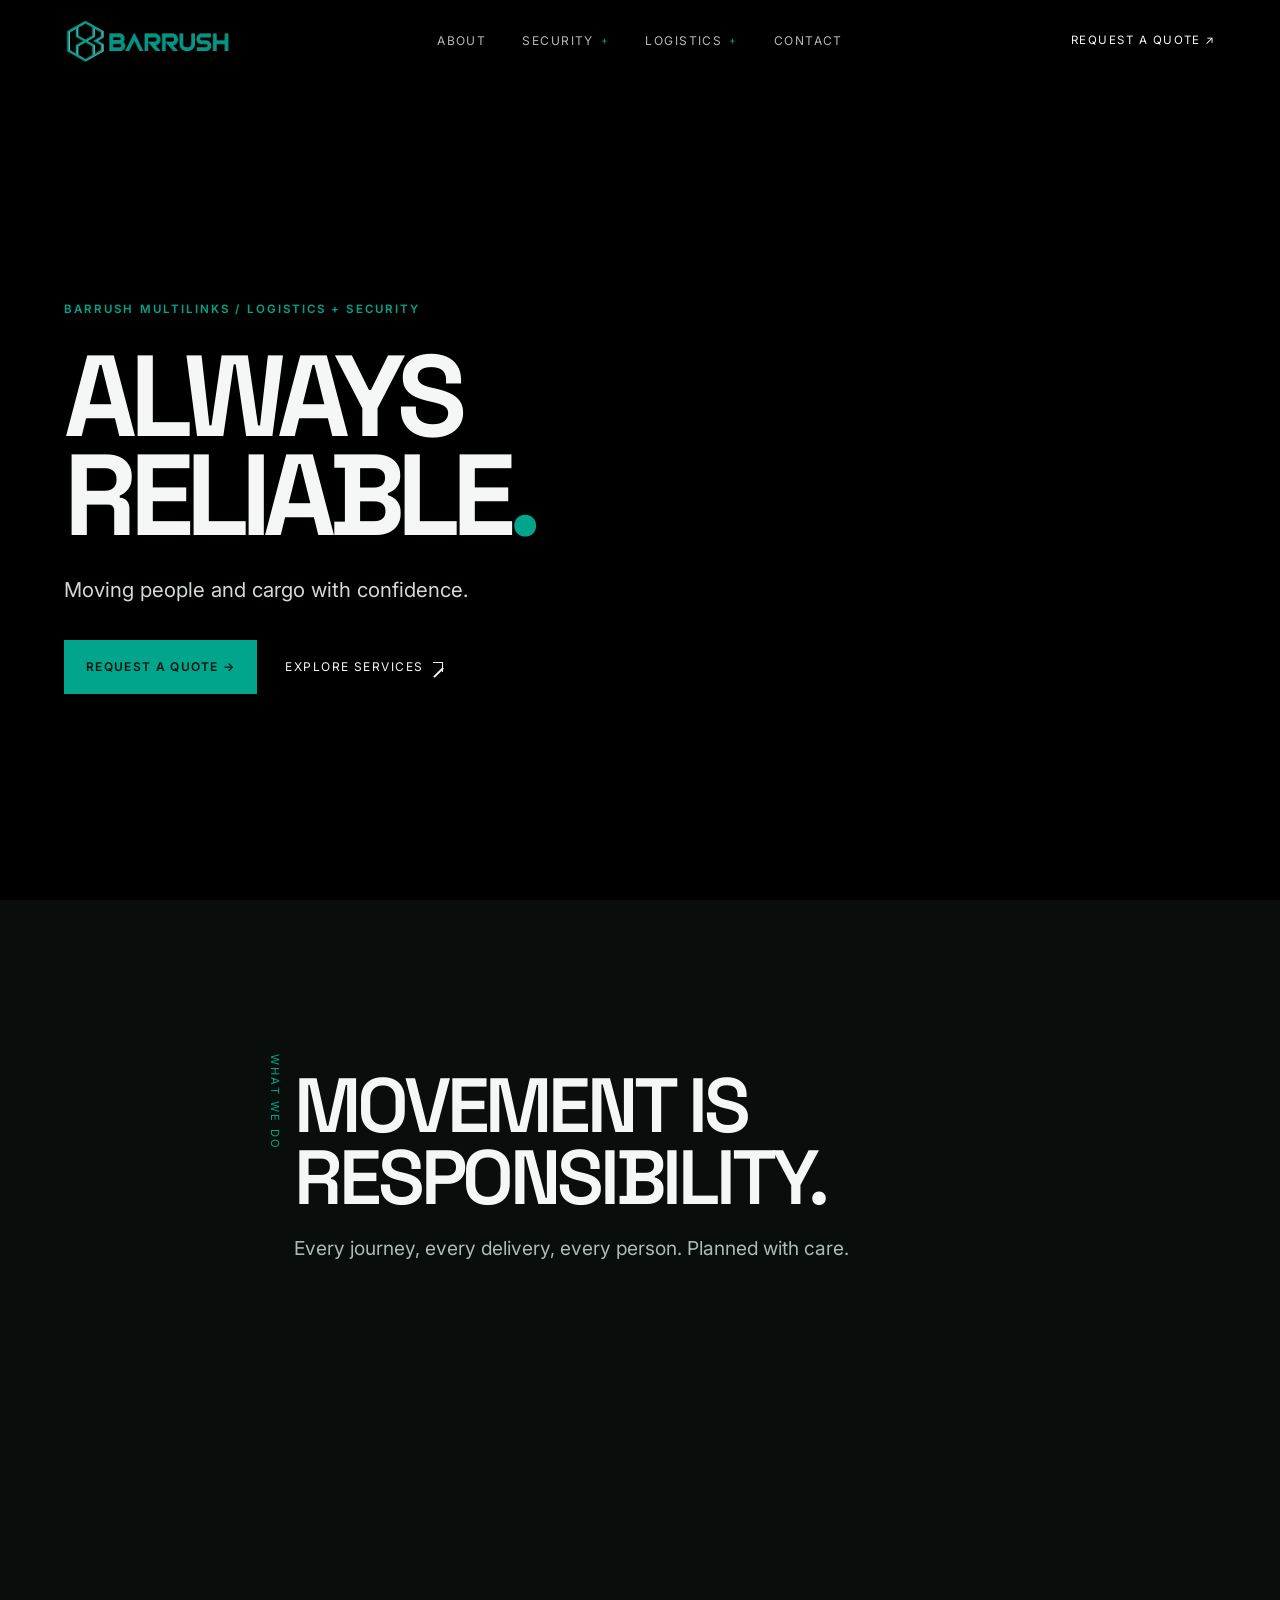
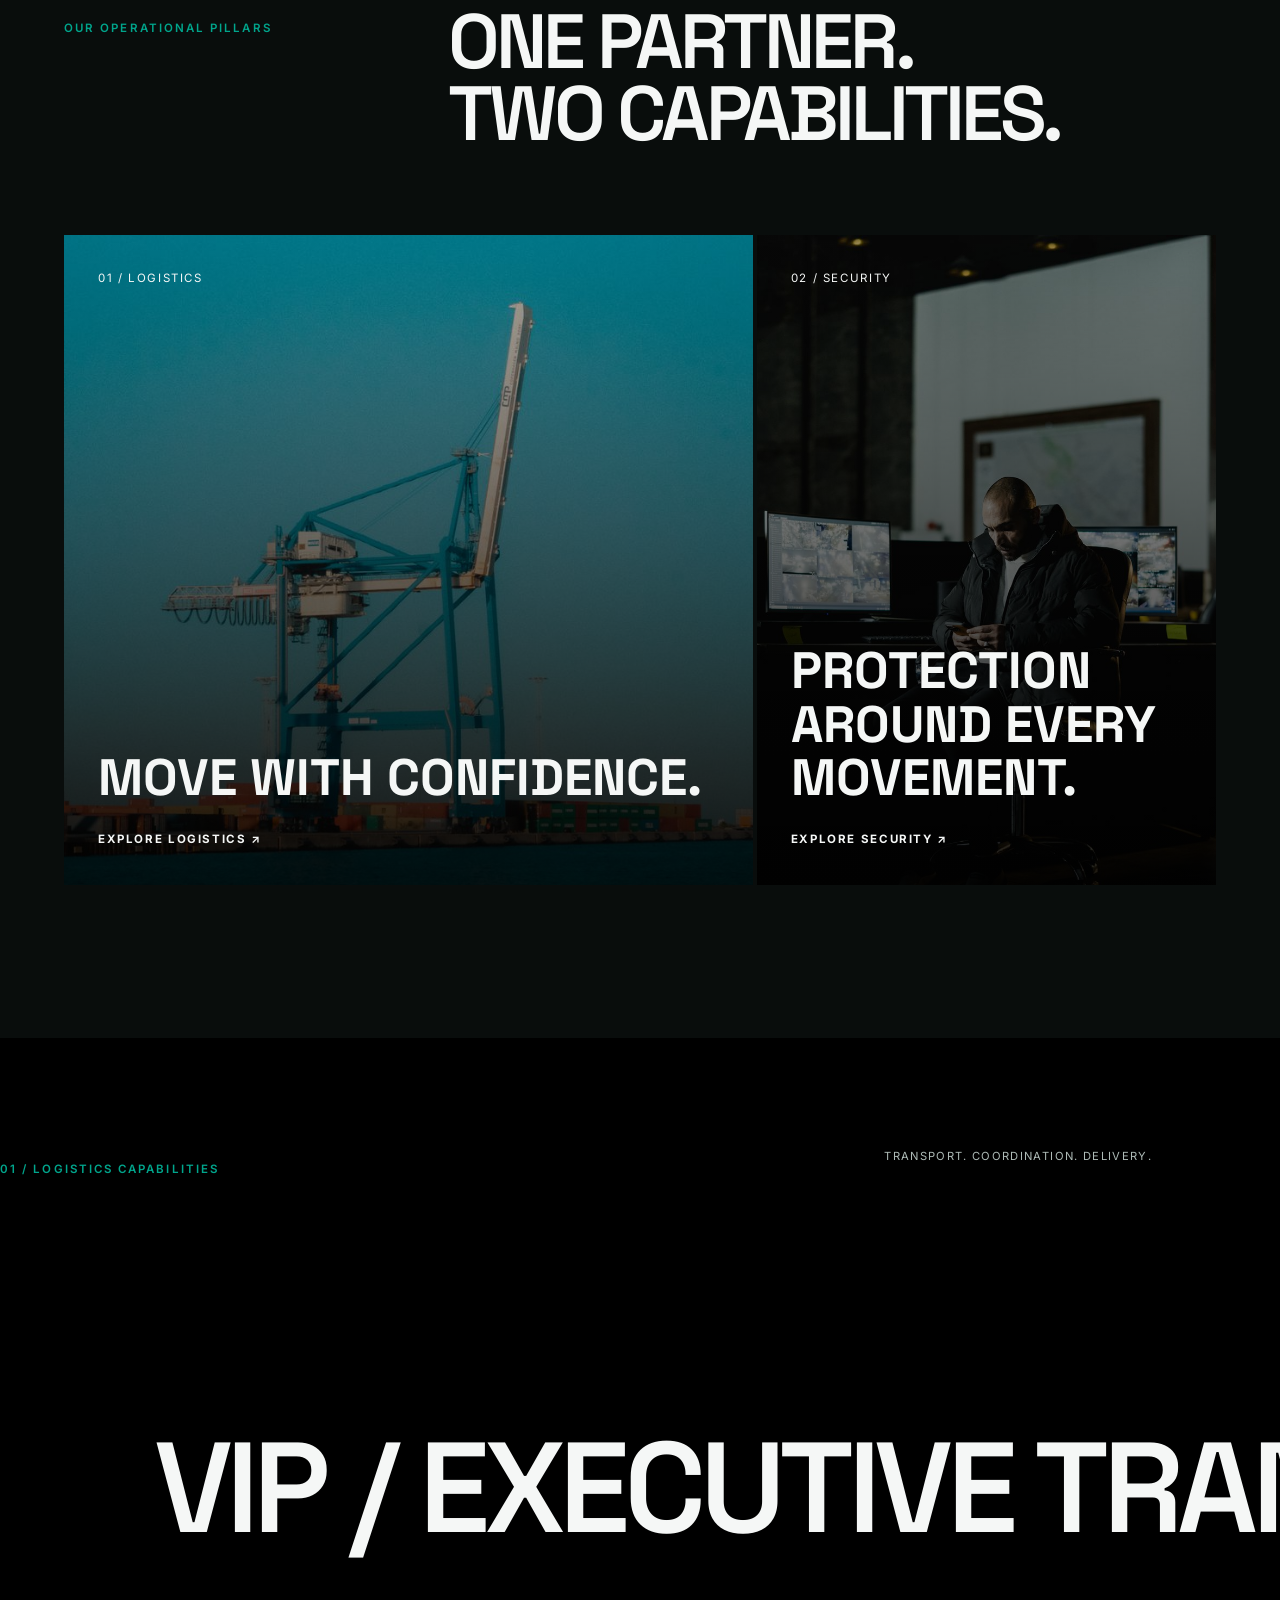
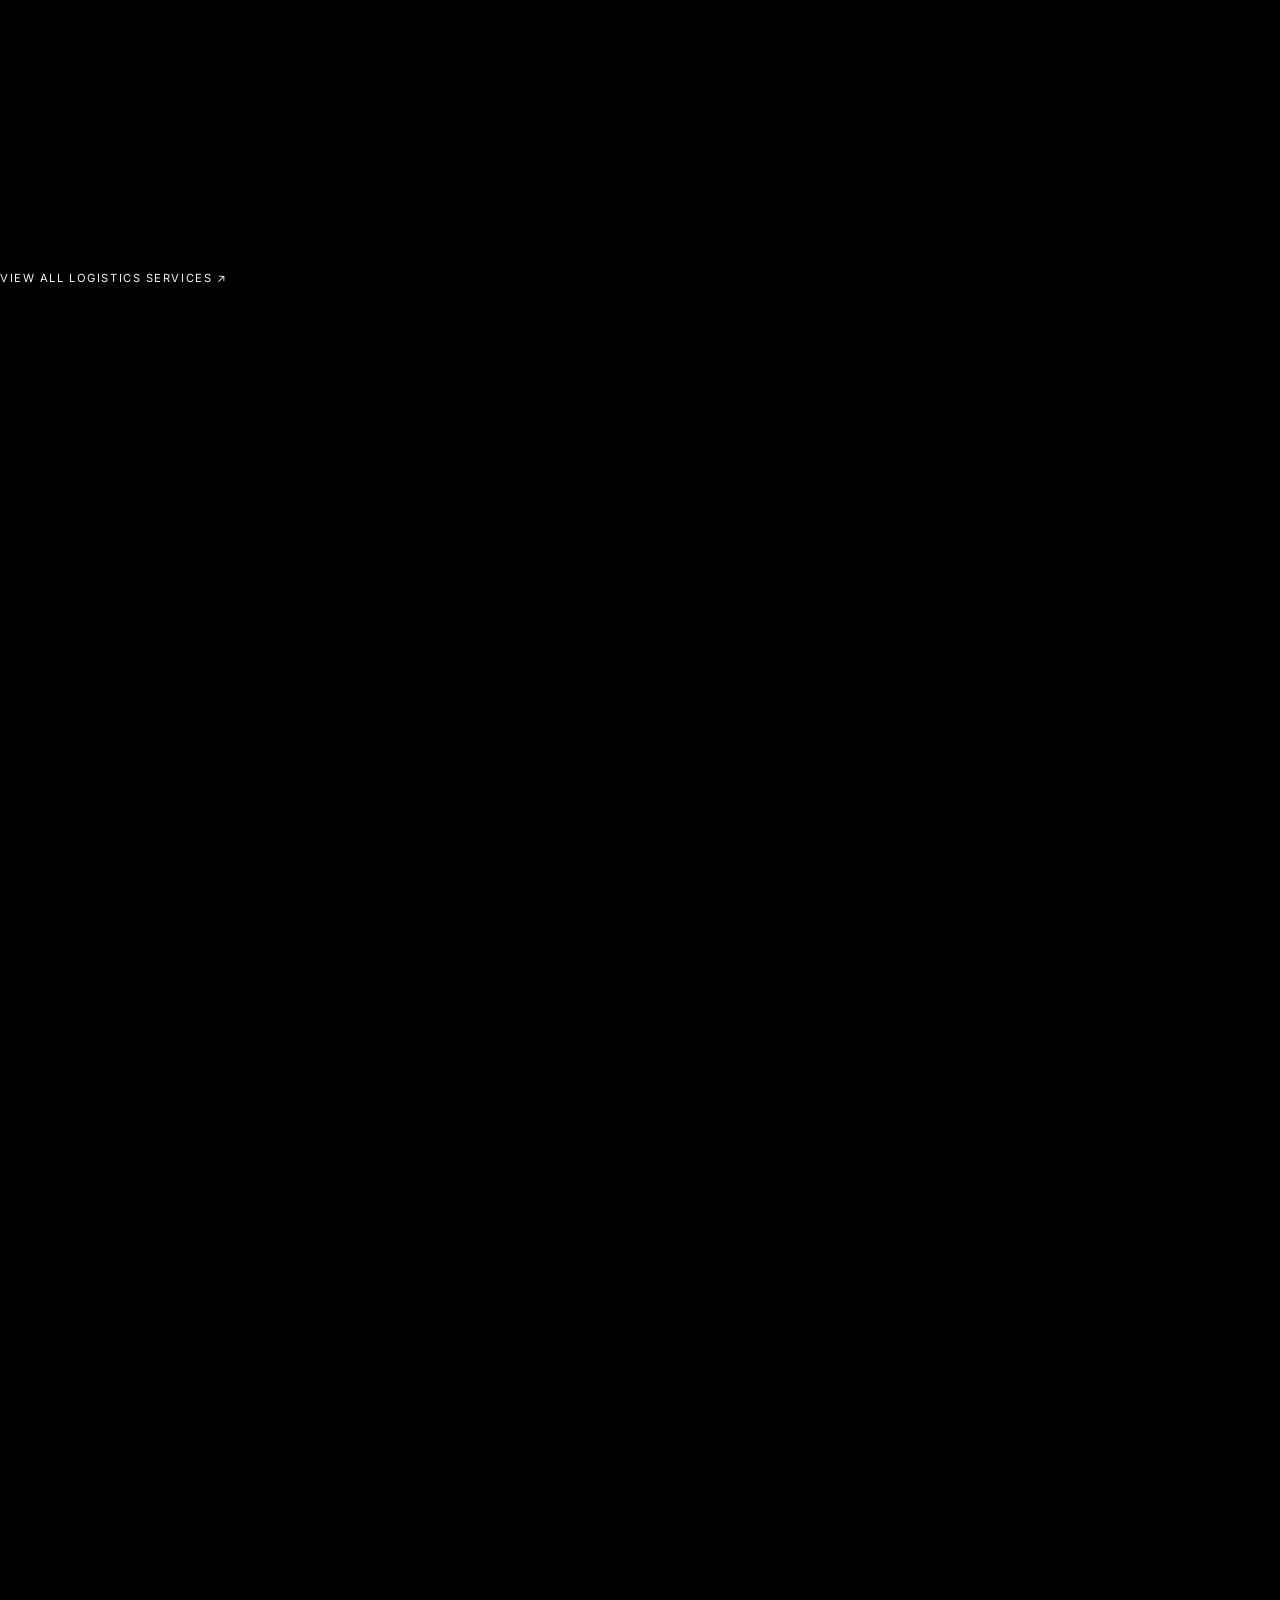
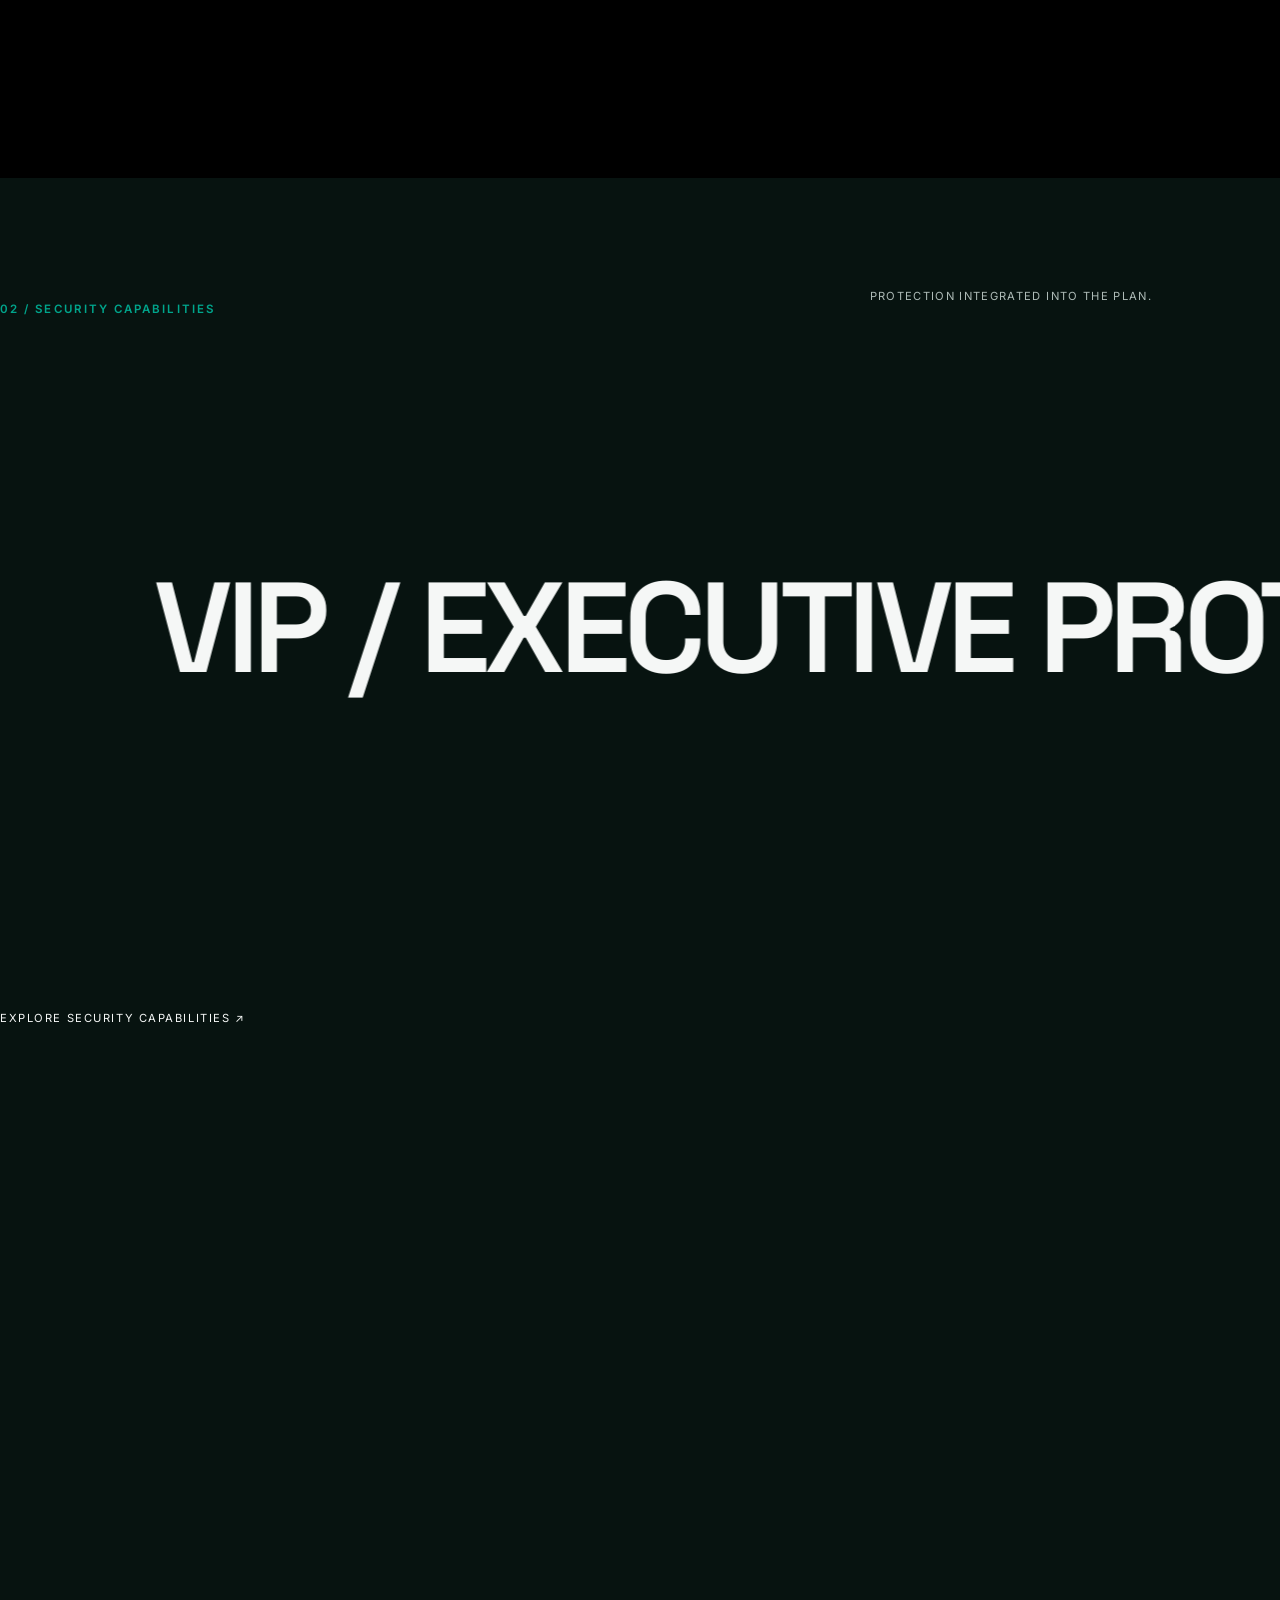
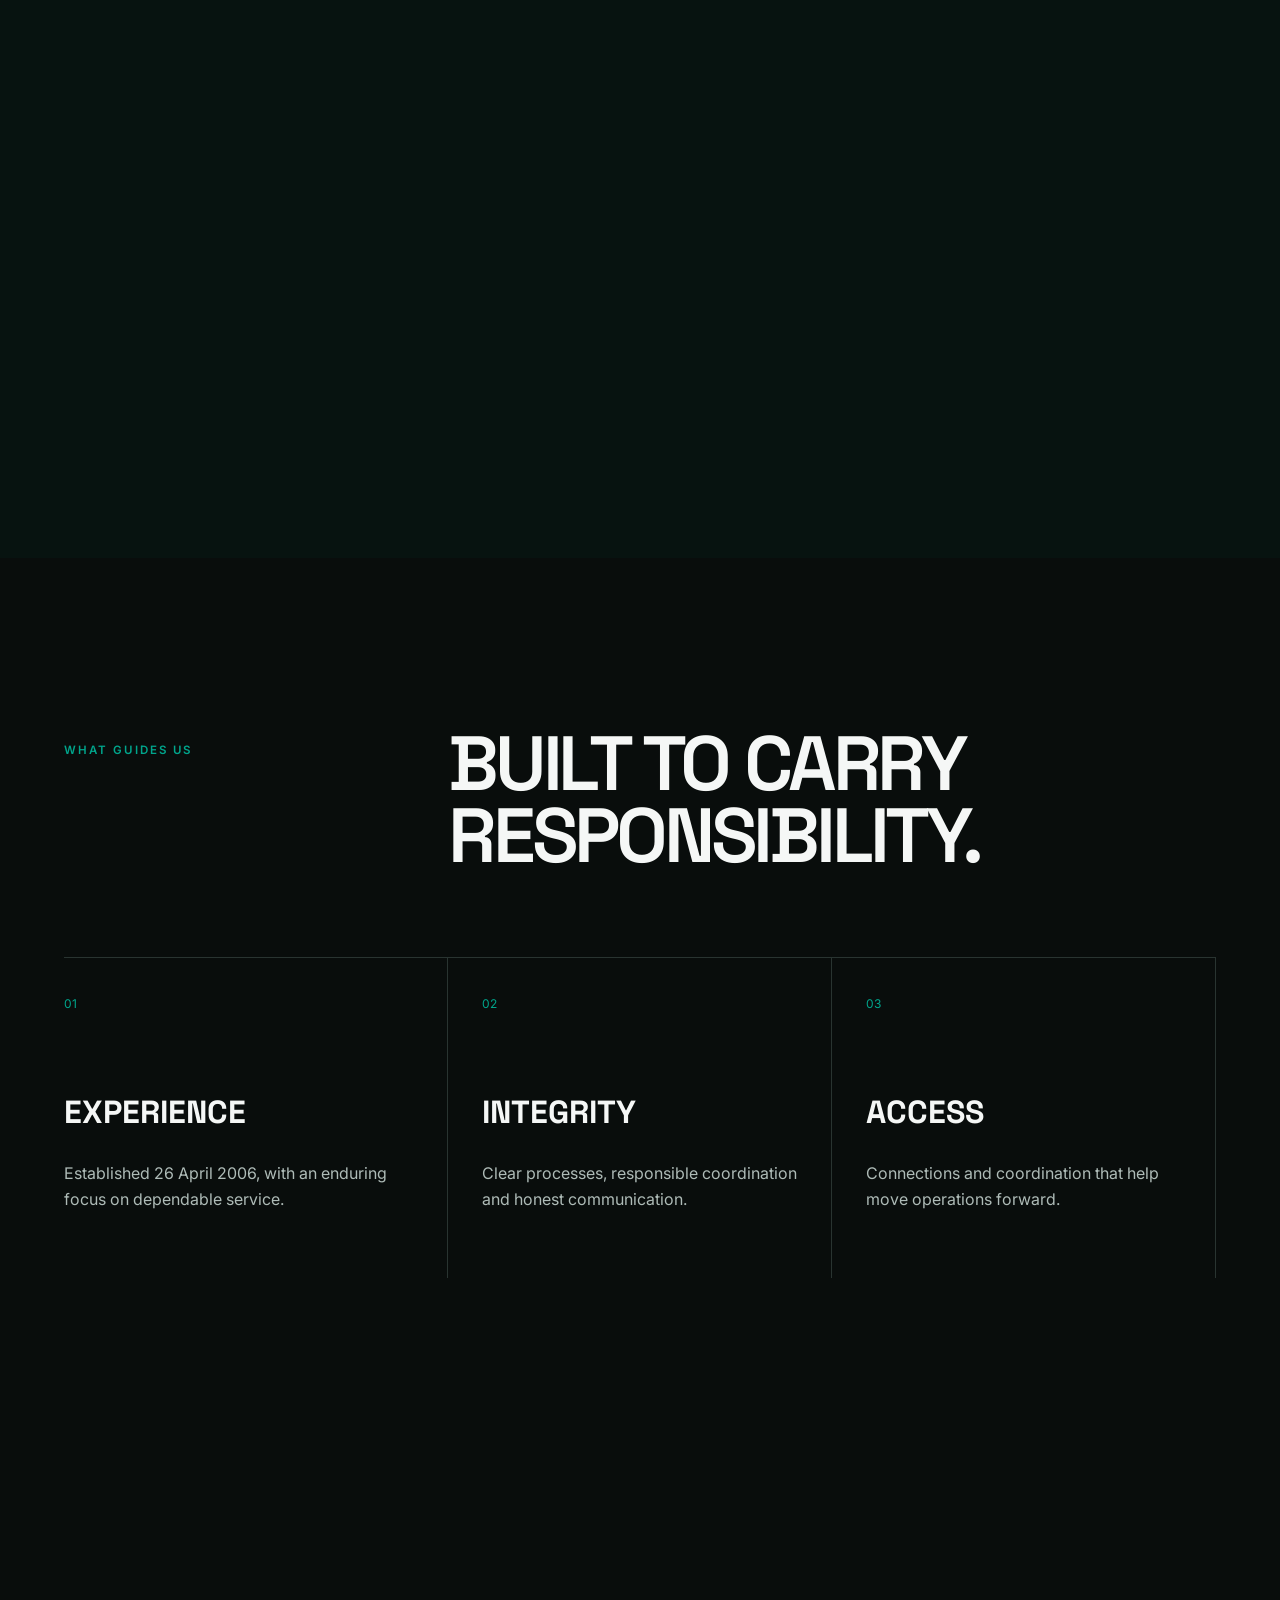
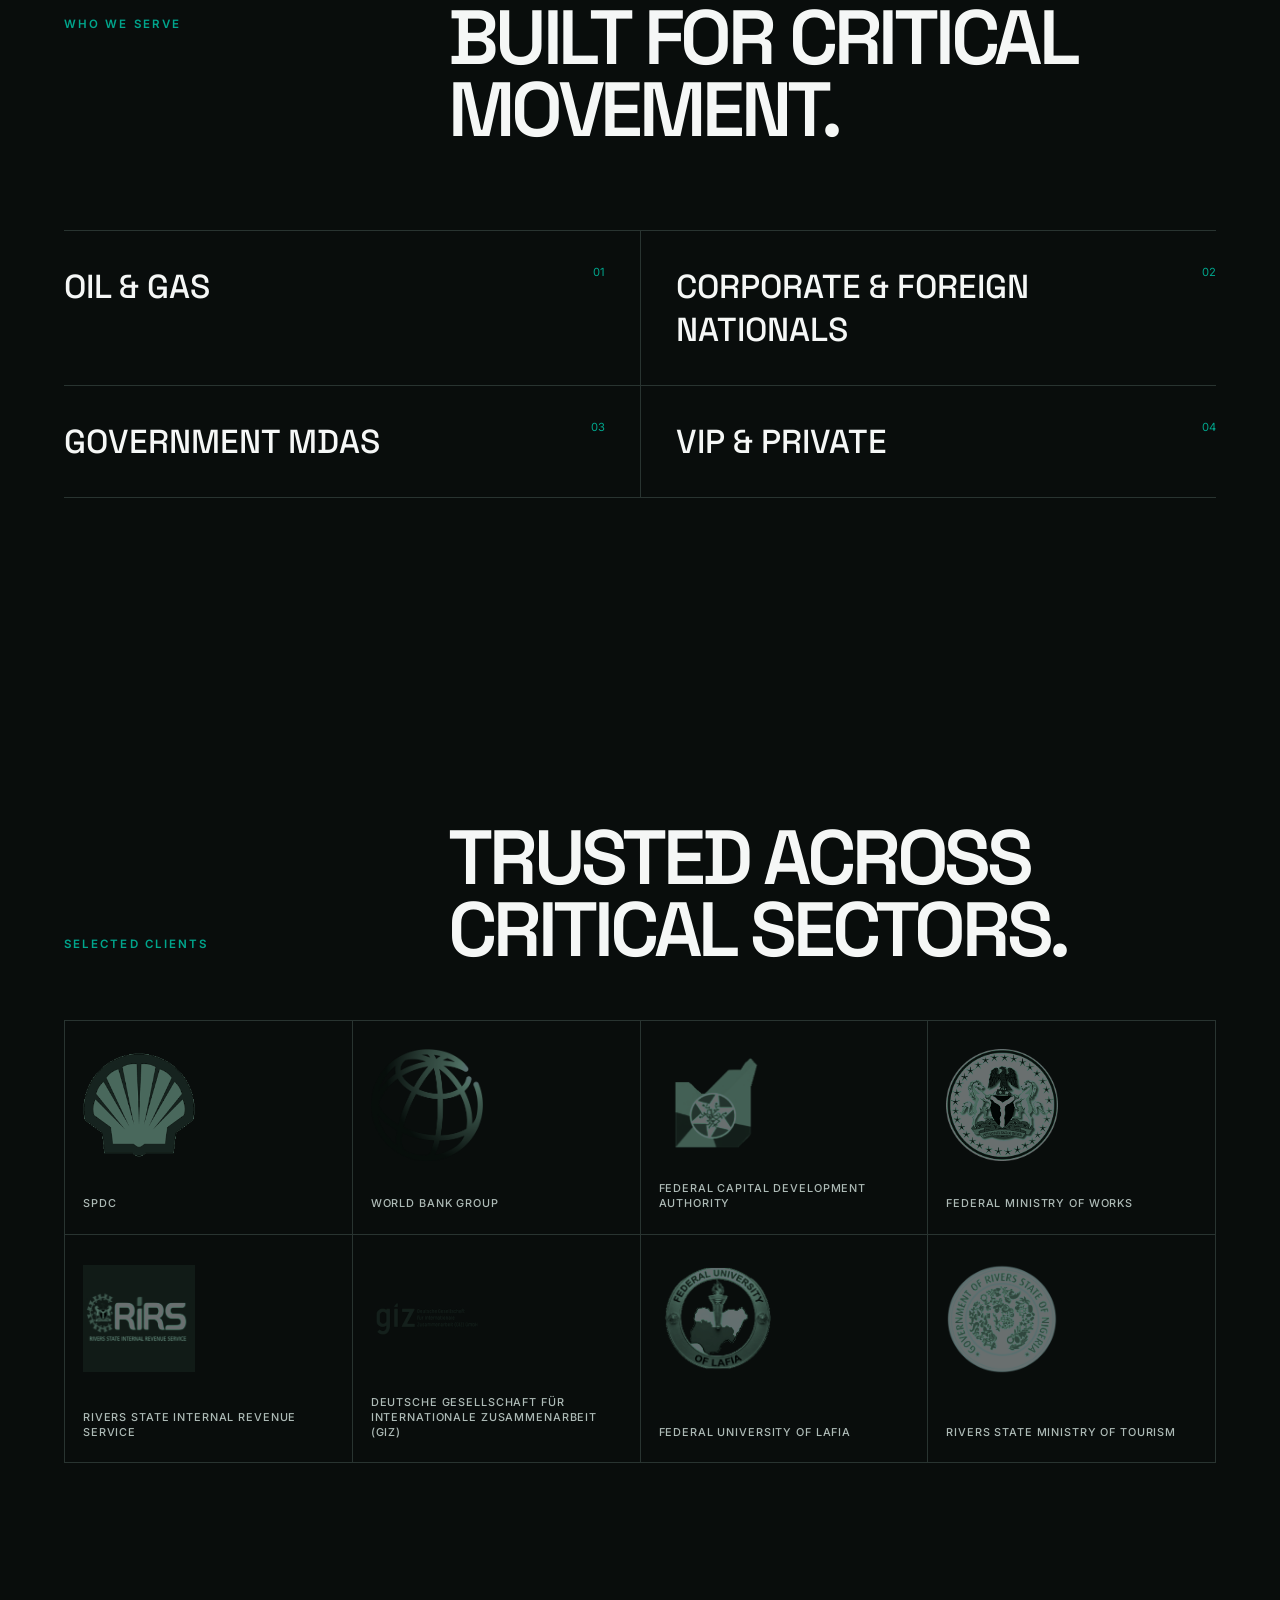
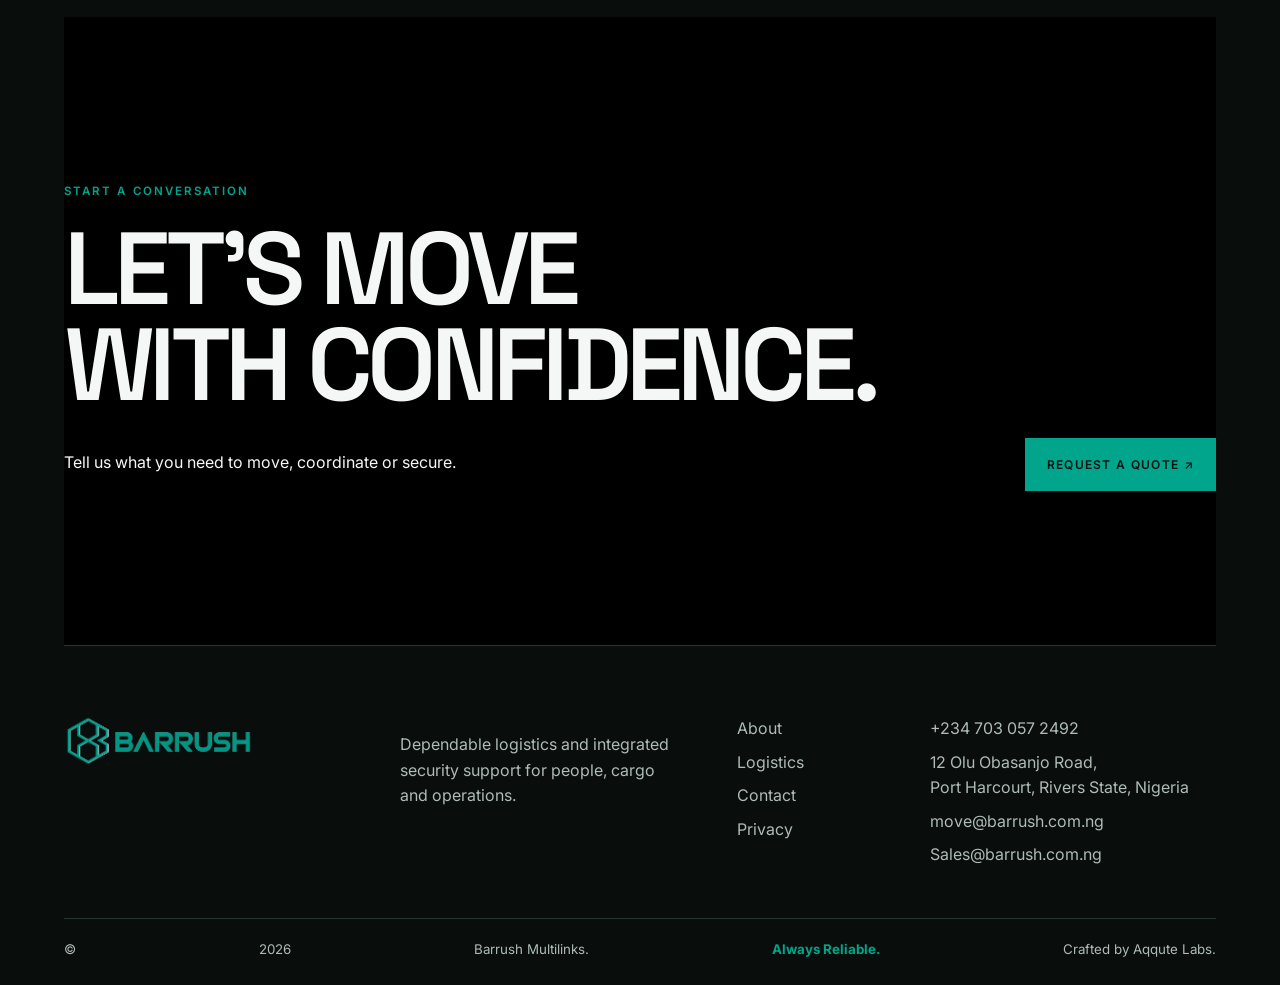
<file: index.html>
<!doctype html><html lang="en"><head><meta charset="utf-8"><meta name="viewport" content="width=device-width,initial-scale=1"><meta name="description" content="Barrush Multilinks provides dependable logistics and integrated security support for people, cargo and operations."><meta name="theme-color" content="#090d0c"><title>Barrush Multilinks | Always Reliable</title><link rel="icon" href="assets/img/favicons/favicon.ico"><link rel="stylesheet" href="assets/css/site.css"><link rel="stylesheet" href="assets/css/scroll-route-fix.css"><script src="assets/js/site.js" defer></script></head><body class="home-page">
<a class="skip" href="#main">Skip to content</a><header class="header" data-header><a class="brand" href="index.html"><img src="assets/img/barrush-logo.png" alt="Barrush"></a><nav><a class="active" href="index.html">Home</a><a href="about.html">About</a><a href="logistics.html">Logistics</a><a href="contact.html">Contact</a></nav><a class="quote" href="contact.html?intent=quote">Request a quote ↗</a><button class="menu-btn" data-menu-btn aria-label="Open menu" aria-expanded="false"><i></i><i></i></button></header><div class="mobile-menu" data-menu><nav><a href="index.html">Home</a><a href="about.html">About</a><a href="logistics.html">Logistics</a><a href="contact.html">Contact</a></nav><a class="button" href="contact.html?intent=quote">Request a quote ↗</a><a href="https://wa.me/2347030572492" target="_blank" rel="noopener">+234 703 057 2492</a></div>
<main id="main"><section class="hero"><video autoplay muted loop playsinline preload="metadata" data-video><source src="assets/img/hero-video.mp4" type="video/mp4"></video><div class="hero-shade"></div><div class="shell hero-copy"><p class="eyebrow">Barrush Multilinks / Logistics + Security</p><h1>Always<br>Reliable<span>.</span></h1><p>Moving people and cargo with confidence.</p><div><a class="button" href="contact.html?intent=quote">Request a quote →</a><a class="link" href="logistics.html">Explore services <span class="arrow-up" aria-hidden="true"></span></a></div></div></section>
<section class="statement section shell reveal"><p class="side-label">What we do</p><div><h2>Movement is<br>responsibility.</h2><p>Every journey, every delivery, every person. Planned with care.</p></div></section>
<section class="section shell"><div class="intro reveal"><p class="eyebrow">Our operational pillars</p><h2>One partner.<br>Two capabilities.</h2></div><div class="pillars"><a href="logistics.html"><span>01 / Logistics</span><div><h3>Move with confidence.</h3><b>Explore logistics ↗</b></div></a><a href="logistics.html#security"><span>02 / Security</span><div><h3>Protection around every movement.</h3><b>Explore security ↗</b></div></a></div></section>
<section class="rail-section" data-rail-section><div class="rail-stage"><div class="shell rail-head"><p class="eyebrow">01 / Logistics capabilities</p><span>Transport. Coordination. Delivery.</span></div><div class="rail" data-rail><a href="logistics.html#vip-transport">VIP / Executive Transportation</a><a href="logistics.html#fleet-management">Fleet Management</a><a href="logistics.html#personnel-transport">Personnel Transportation</a><a href="logistics.html#cargo-transport">Goods and Cargo Transportation</a><a href="logistics.html#vehicle-rentals">Vehicle Rentals</a><a href="logistics.html#project-logistics">Project Logistics</a><a href="logistics.html#procurement">Procurement / Supply Chain</a><a href="logistics.html#haulage">Haulage / Trucking</a></div><a class="rail-link shell" href="logistics.html">View all logistics services ↗</a></div></section>
<section class="rail-section security-rail" data-rail-section><div class="rail-stage"><div class="shell rail-head"><p class="eyebrow">02 / Security capabilities</p><span>Protection integrated into the plan.</span></div><div class="rail" data-rail><a href="logistics.html#executive-protection">VIP / Executive Protection</a><a href="logistics.html#escort-coordination">Armed Escort Coordination</a><a href="logistics.html#marine-security">Marine Security</a><a href="logistics.html#surveillance">CCTV / Electronic Surveillance</a><a href="logistics.html#event-security">Event Security</a><a href="logistics.html#risk-assessment">Security Risk Assessment</a></div><a class="rail-link shell" href="logistics.html#security">Explore security capabilities ↗</a></div></section>
<section class="section shell"><div class="intro reveal"><p class="eyebrow">What guides us</p><h2>Built to carry<br>responsibility.</h2></div><div class="principles"><article><span>01</span><h3>Experience</h3><p>Established 26 April 2006, with an enduring focus on dependable service.</p></article><article><span>02</span><h3>Integrity</h3><p>Clear processes, responsible coordination and honest communication.</p></article><article><span>03</span><h3>Access</h3><p>Connections and coordination that help move operations forward.</p></article></div></section>
<section class="section shell"><div class="intro"><p class="eyebrow">Who we serve</p><h2>Built for critical<br>movement.</h2></div><div class="sectors"><span>Oil &amp; Gas <i>01</i></span><span>Corporate &amp; Foreign Nationals <i>02</i></span><span>Government MDAs <i>03</i></span><span>VIP &amp; Private <i>04</i></span></div></section>
<section class="clients section shell" aria-labelledby="clients-title"><div class="clients-head"><p class="eyebrow">Selected clients</p><h2 id="clients-title">Trusted across<br>critical sectors.</h2></div><div class="client-grid"><figure><div class="client-mark"><img src="assets/img/clients/shell.png" width="186" height="172" loading="lazy" alt="SPDC logo"></div><figcaption>SPDC</figcaption></figure><figure><div class="client-mark"><img src="assets/img/clients/World-Bank-logo-icon.png" width="1021" height="1021" loading="lazy" alt="World Bank Group logo"></div><figcaption>World Bank Group</figcaption></figure><figure><div class="client-mark"><img src="assets/img/clients/fcda.png" width="230" height="219" loading="lazy" alt="Federal Capital Development Authority logo"></div><figcaption>Federal Capital Development Authority</figcaption></figure><figure><div class="client-mark"><img src="assets/img/clients/federalminworks.png" width="305" height="305" loading="lazy" alt="Federal Ministry of Works logo"></div><figcaption>Federal Ministry of Works</figcaption></figure><figure><div class="client-mark"><img src="assets/img/clients/rirs.png" width="230" height="219" loading="lazy" alt="Rivers State Internal Revenue Service logo"></div><figcaption>Rivers State Internal Revenue Service</figcaption></figure><figure><div class="client-mark"><img src="assets/img/clients/giz.png" width="320" height="320" loading="lazy" alt="Deutsche Gesellschaft für Internationale Zusammenarbeit (GIZ) logo"></div><figcaption>Deutsche Gesellschaft für Internationale Zusammenarbeit (GIZ)</figcaption></figure><figure><div class="client-mark"><img src="assets/img/clients/FUL.png" width="230" height="219" loading="lazy" alt="Federal University of Lafia logo"></div><figcaption>Federal University of Lafia</figcaption></figure><figure><div class="client-mark"><img src="assets/img/clients/rivmincultourism.png" width="250" height="247" loading="lazy" alt="Rivers State Ministry of Tourism logo"></div><figcaption>Rivers State Ministry of Tourism</figcaption></figure></div></section>
<section class="final section shell"><p class="eyebrow">Start a conversation</p><h2>Let's move<br>with confidence.</h2><div><p>Tell us what you need to move, coordinate or secure.</p><a class="button" href="contact.html?intent=quote">Request a quote ↗</a></div></section></main>
<footer class="footer shell" id="route-end"><img src="assets/img/barrush-logo.png" alt="Barrush"><p>Dependable logistics and integrated security support for people, cargo and operations.</p><div><a href="about.html">About</a><a href="logistics.html">Logistics</a><a href="contact.html">Contact</a><a href="privacy.html">Privacy</a></div><address><a href="https://wa.me/2347030572492" target="_blank" rel="noopener">+234 703 057 2492</a><span>12 Olu Obasanjo Road,<br>Port Harcourt, Rivers State, Nigeria</span></address><small>© <span data-year></span> Barrush Multilinks. <b>Always Reliable.</b> <span>Crafted by <a href="https://aqqqute.com" target="_blank" rel="noopener">Aqqute Labs</a>.</span></small></footer></body></html>
</file>
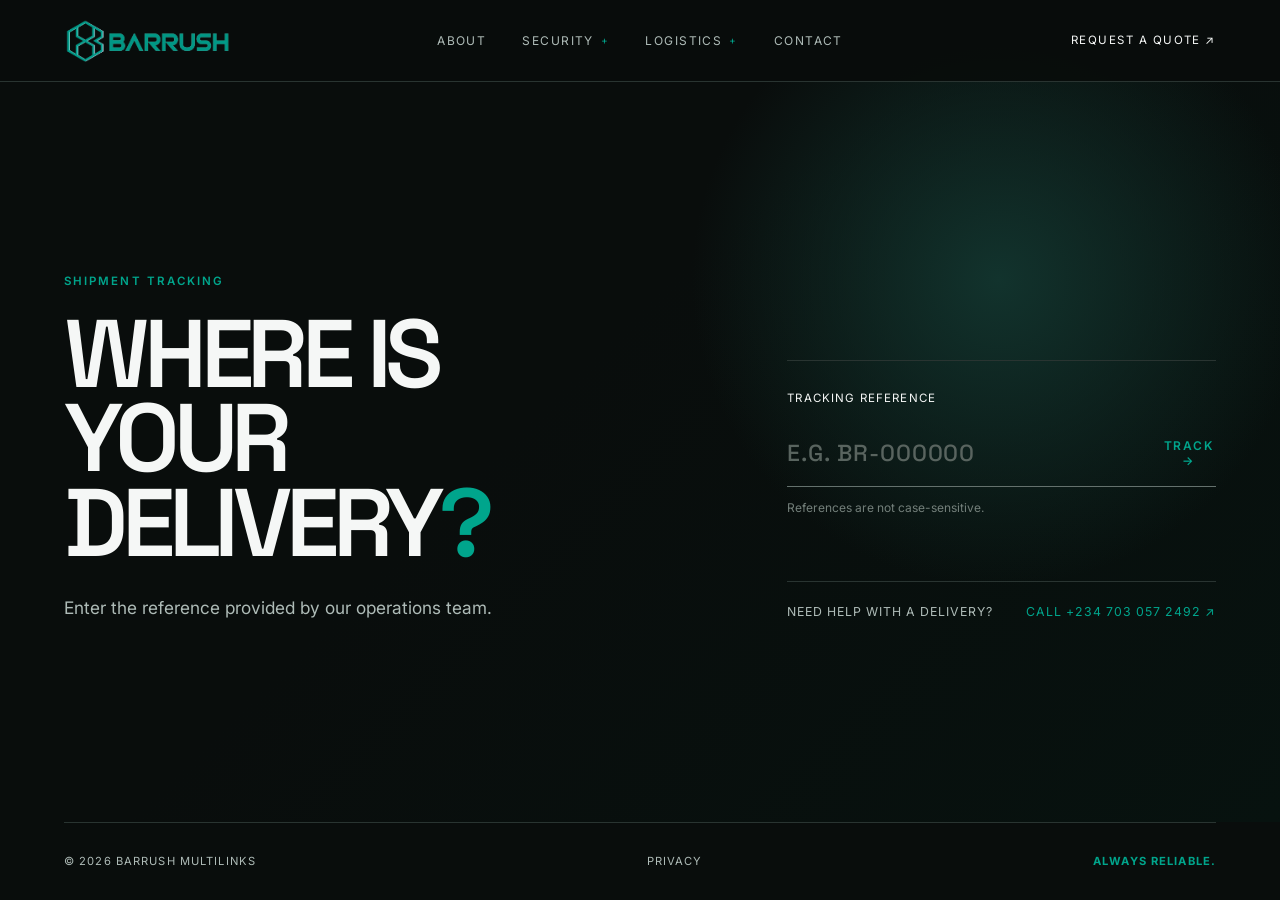
<file: tracker/index.html>
<!doctype html>
<html lang="en">
<head>
  <meta charset="utf-8">
  <meta name="viewport" content="width=device-width,initial-scale=1">
  <meta name="description" content="Track a Barrush Multilinks delivery using your shipment reference.">
  <meta name="theme-color" content="#090d0c">
  <title>Track a delivery | Barrush Multilinks</title>
  <link rel="icon" href="../assets/img/favicons/favicon.ico">
  <link rel="stylesheet" href="../assets/css/site.css">
  <link rel="stylesheet" href="tracker.css">
  <script src="../assets/js/site.js" defer></script>
  <script src="tracker.js" defer></script>
</head>
<body class="tracker-page">
  <a class="skip" href="#main">Skip to content</a>

  <header class="header solid" data-header>
    <a class="brand" href="../index.html"><img src="../assets/img/barrush-logo.png" alt="Barrush"></a>
    <nav aria-label="Primary navigation">
      <a href="../index.html">Home</a>
      <a href="../about.html">About</a>
      <a href="../logistics.html">Logistics</a>
      <a href="../contact.html">Contact</a>
    </nav>
    <a class="quote" href="../contact.html?intent=quote">Request a quote ↗</a>
    <button class="menu-btn" data-menu-btn aria-label="Open menu" aria-expanded="false"><i></i><i></i></button>
  </header>

  <div class="mobile-menu" data-menu>
    <nav aria-label="Mobile navigation">
      <a href="../index.html">Home</a>
      <a href="../about.html">About</a>
      <a href="../logistics.html">Logistics</a>
      <a href="../contact.html">Contact</a>
    </nav>
    <a class="button" href="../contact.html?intent=quote">Request a quote ↗</a>
    <a href="https://wa.me/2347030572492" target="_blank" rel="noopener">+234 703 057 2492</a>
  </div>

  <main id="main" class="tracker-main">
    <section class="tracker-shell" aria-labelledby="tracker-title">
      <div class="tracker-intro">
        <p class="eyebrow">Shipment tracking</p>
        <h1 id="tracker-title">Where is<br>your delivery<span>?</span></h1>
        <p>Enter the reference provided by our operations team.</p>
      </div>

      <div class="tracker-panel">
        <form class="tracker-form" data-tracker-form novalidate>
          <label for="tracking-reference">Tracking reference</label>
          <div class="tracker-field">
            <input id="tracking-reference" name="reference" type="text" inputmode="text" autocomplete="off" spellcheck="false" placeholder="e.g. BR-000000" aria-describedby="tracker-hint tracker-status" required minlength="5" maxlength="40">
            <button type="submit">Track <span aria-hidden="true">→</span></button>
          </div>
          <p id="tracker-hint" class="tracker-hint">References are not case-sensitive.</p>
        </form>

        <div id="tracker-status" class="tracker-status" data-tracker-status role="status" aria-live="polite" hidden></div>

        <div class="tracker-help">
          <p>Need help with a delivery?</p>
          <a href="https://wa.me/2347030572492" target="_blank" rel="noopener">Call +234 703 057 2492 ↗</a>
        </div>
      </div>
    </section>
  </main>

  <footer class="tracker-footer shell">
    <span>© <span data-year></span> Barrush Multilinks</span>
    <a href="../privacy.html">Privacy</a>
    <b>Always Reliable.</b>
  </footer>
</body>
</html>
</file>
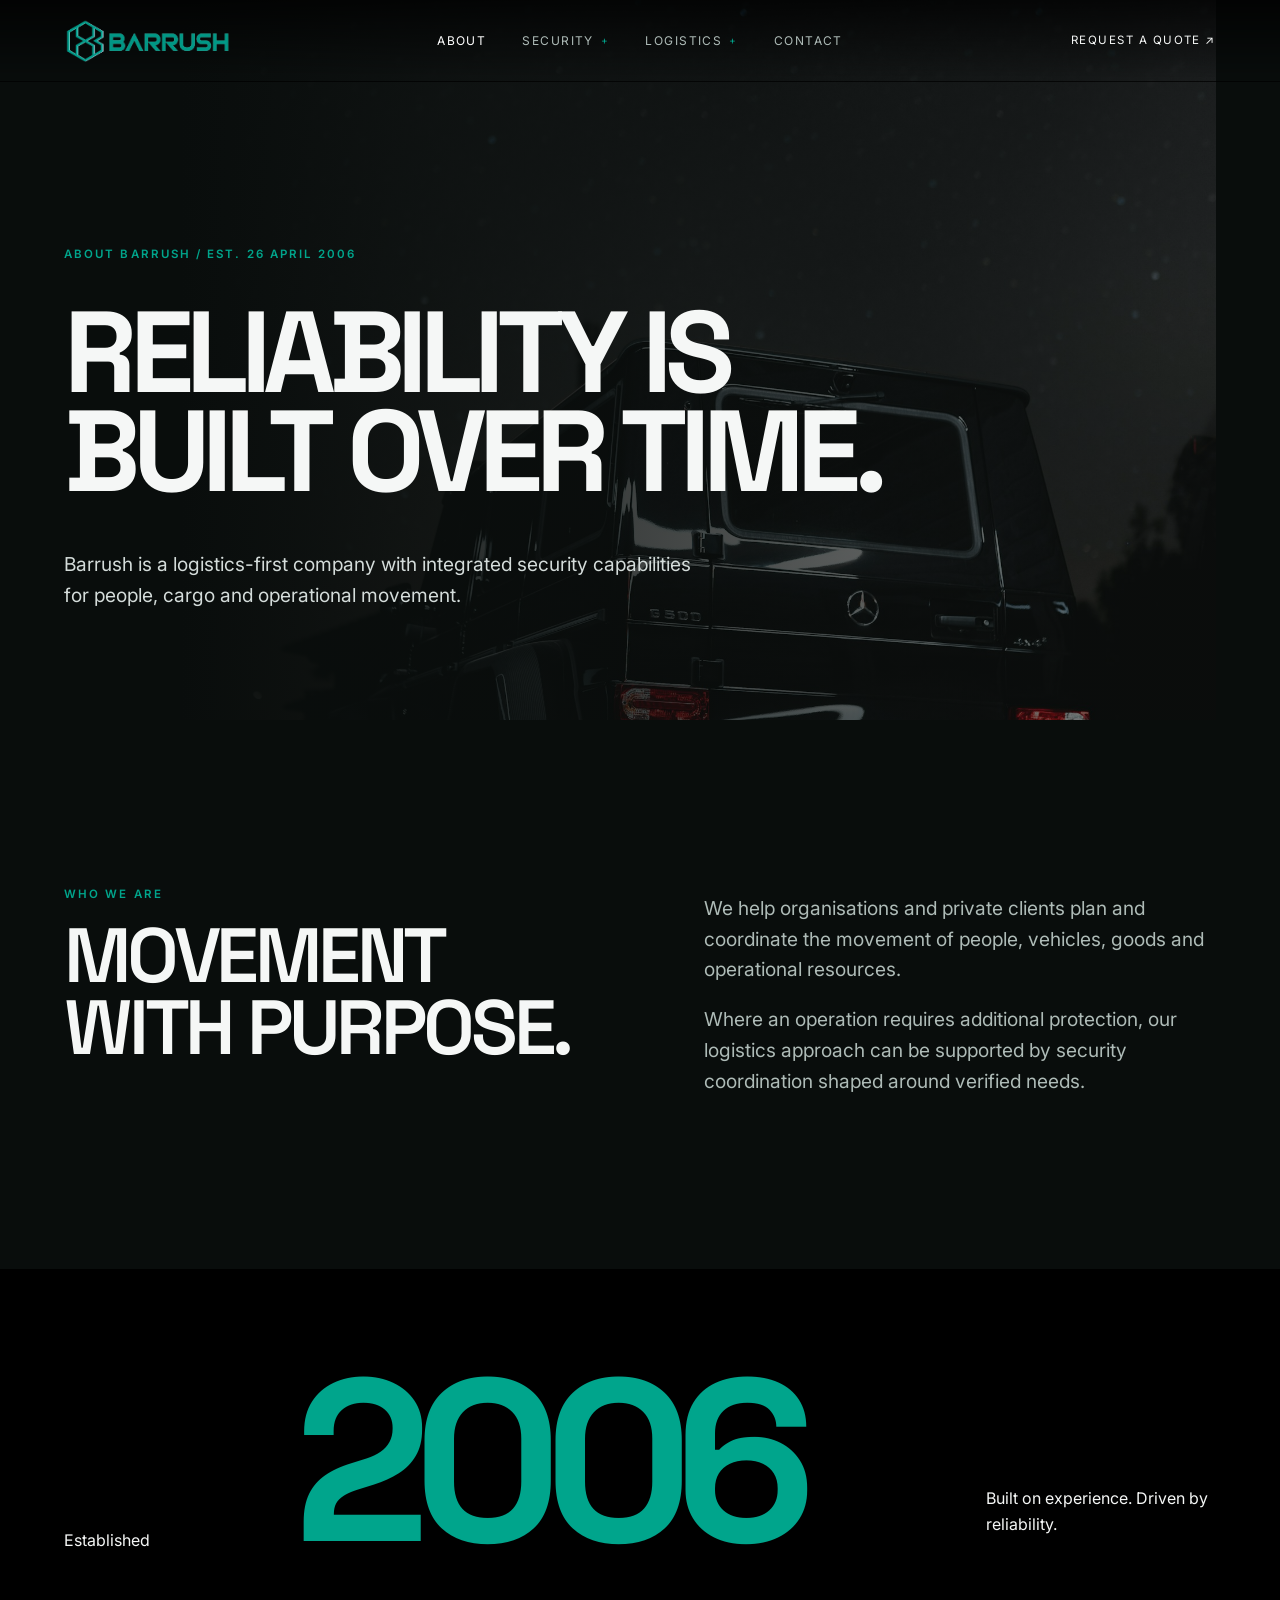
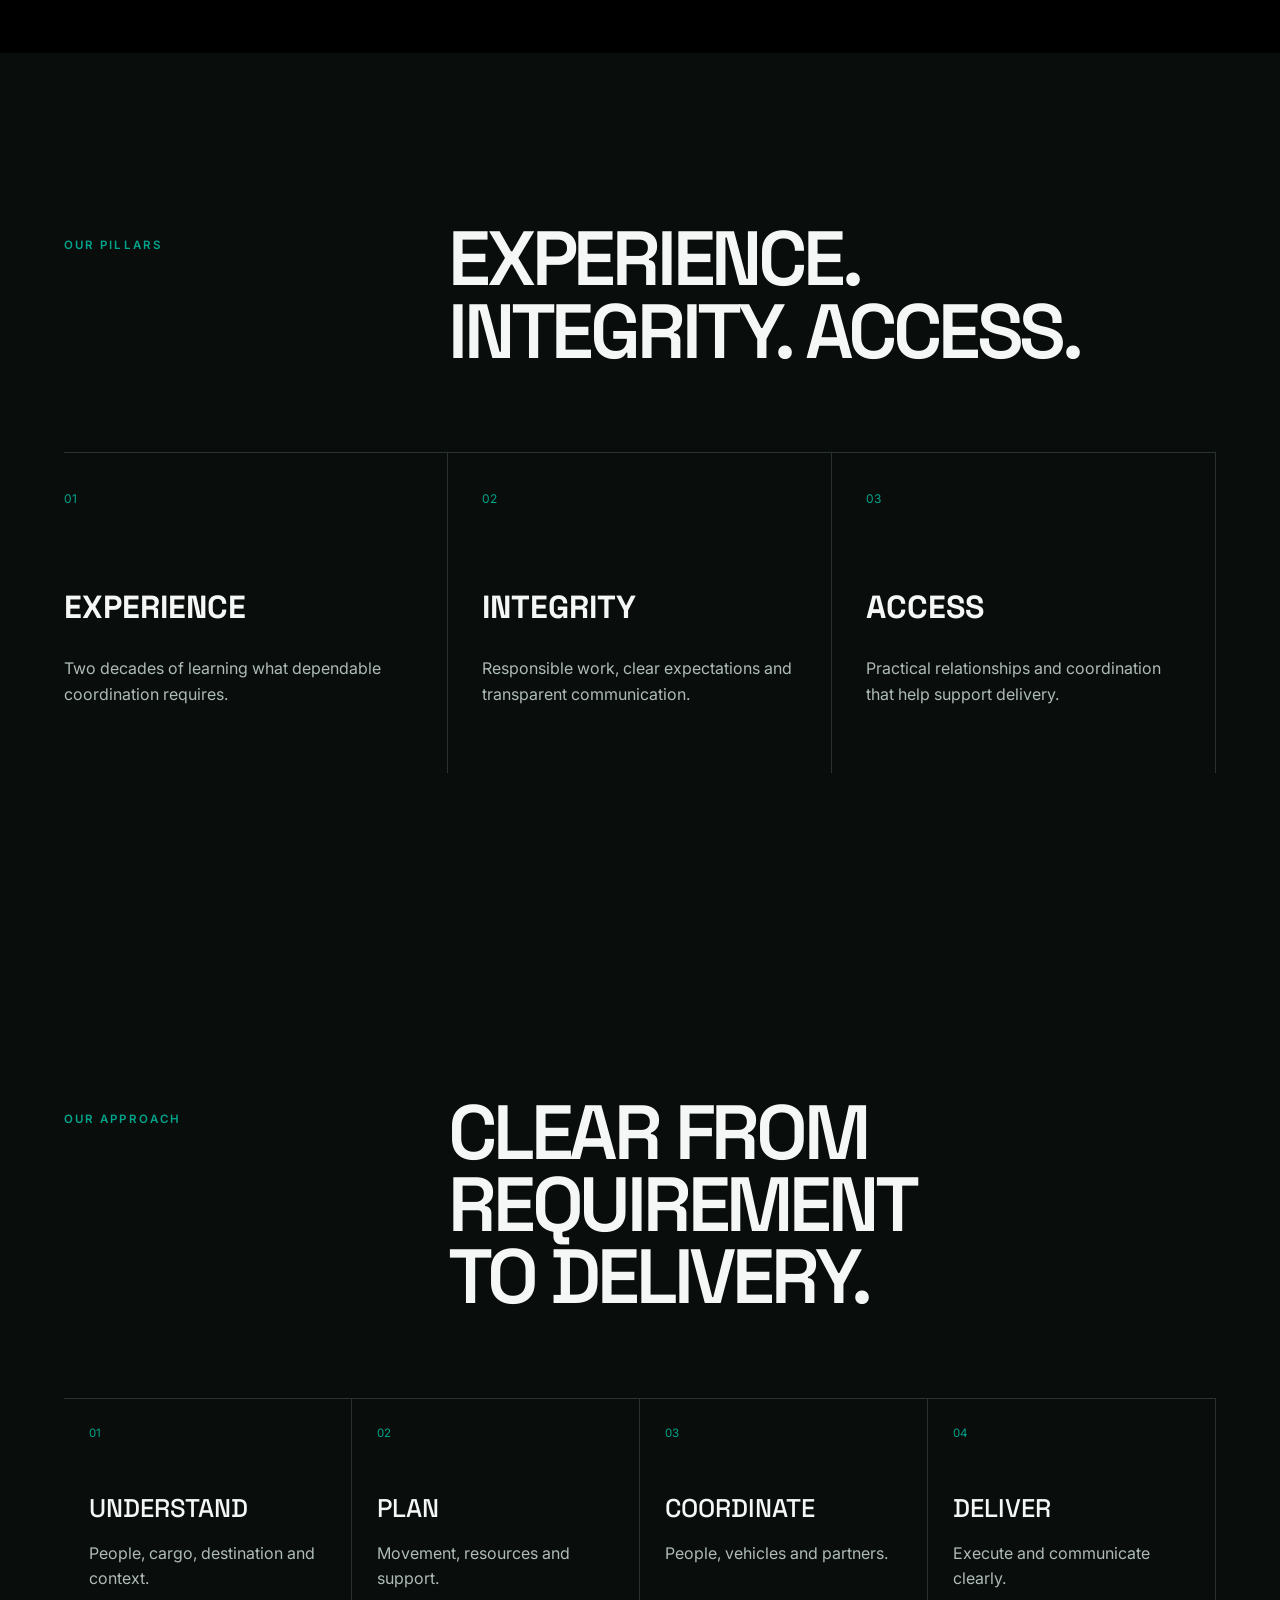
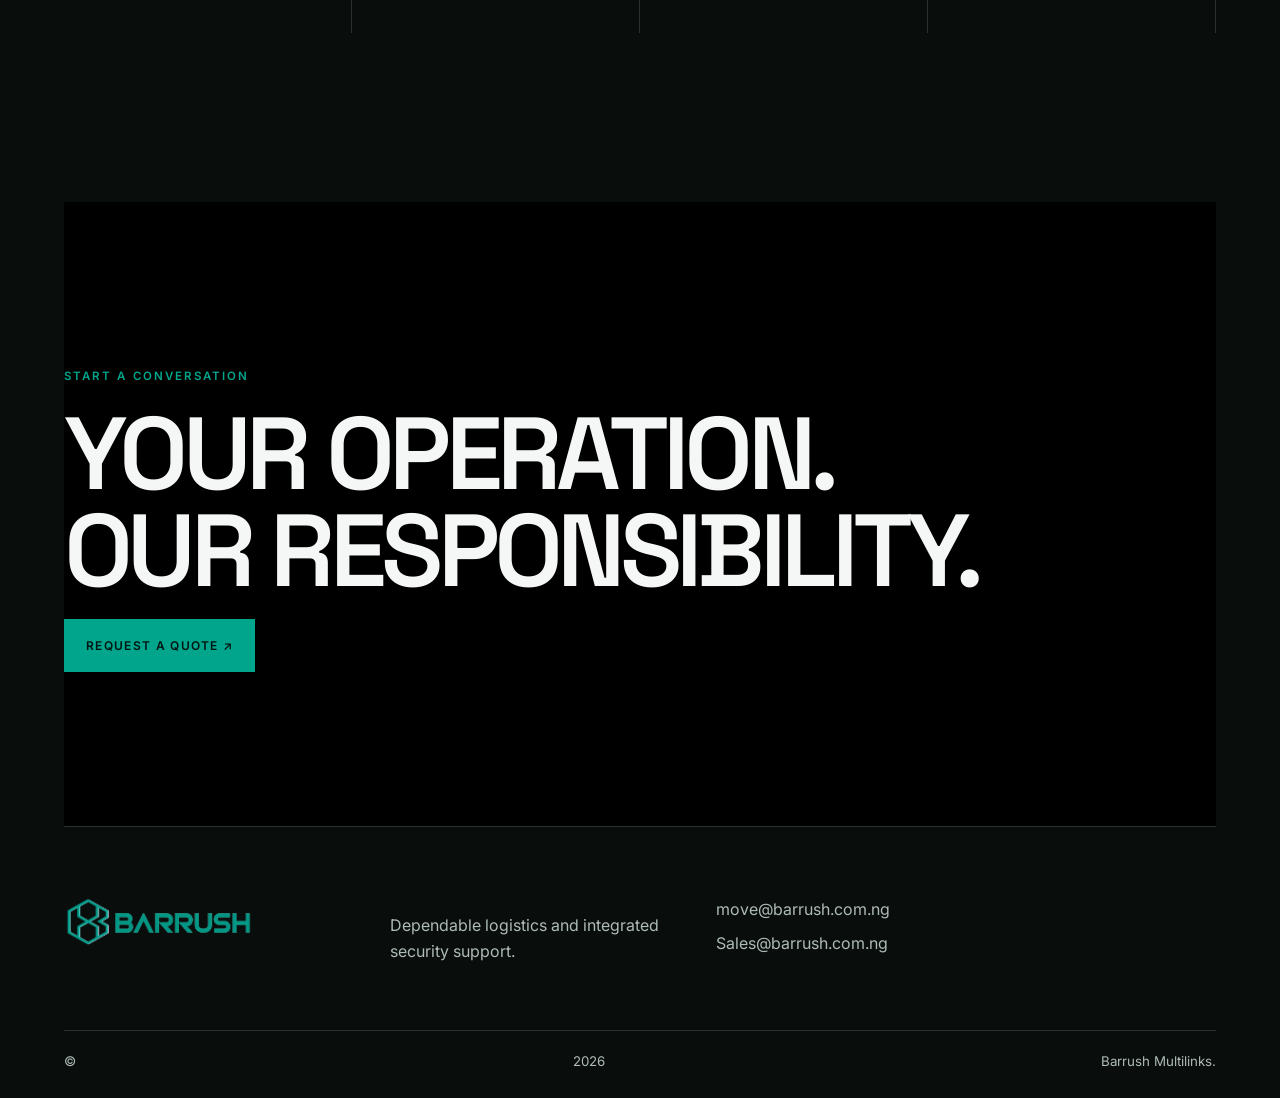
<file: about.html>
<!doctype html><html lang="en"><head><meta charset="utf-8"><meta name="viewport" content="width=device-width,initial-scale=1"><meta name="description" content="Barrush Multilinks has supported dependable movement since 2006."><title>About Barrush | Experience, Integrity, Access</title><link rel="icon" href="assets/img/favicons/favicon.ico"><link rel="stylesheet" href="assets/css/site.css"><script src="assets/js/site.js" defer></script></head><body><header class="header solid" data-header><a class="brand" href="index.html"><img src="assets/img/barrush-logo.png" alt="Barrush"></a><nav><a href="index.html">Home</a><a class="active" href="about.html">About</a><a href="logistics.html">Logistics</a><a href="contact.html">Contact</a></nav><a class="quote" href="contact.html?intent=quote">Request a quote ↗</a><button class="menu-btn" data-menu-btn aria-label="Open menu"><i></i><i></i></button></header><div class="mobile-menu" data-menu><nav><a href="index.html">Home</a><a href="about.html">About</a><a href="logistics.html">Logistics</a><a href="contact.html">Contact</a></nav></div><main><section class="page-hero shell"><p class="eyebrow">About Barrush / Est. 26 April 2006</p><h1>Reliability is<br>built over time.</h1><p>Barrush is a logistics-first company with integrated security capabilities for people, cargo and operational movement.</p></section><section class="split section shell"><div><p class="eyebrow">Who we are</p><h2>Movement with purpose.</h2></div><div><p>We help organisations and private clients plan and coordinate the movement of people, vehicles, goods and operational resources.</p><p>Where an operation requires additional protection, our logistics approach can be supported by security coordination shaped around verified needs.</p></div></section><section class="date"><div class="shell"><span>Established</span><strong>2006</strong><p>Built on experience. Driven by reliability.</p></div></section><section class="section shell"><div class="intro"><p class="eyebrow">Our pillars</p><h2>Experience.<br>Integrity. Access.</h2></div><div class="principles"><article><span>01</span><h3>Experience</h3><p>Two decades of learning what dependable coordination requires.</p></article><article><span>02</span><h3>Integrity</h3><p>Responsible work, clear expectations and transparent communication.</p></article><article><span>03</span><h3>Access</h3><p>Practical relationships and coordination that help support delivery.</p></article></div></section><section class="section shell"><div class="intro"><p class="eyebrow">Our approach</p><h2>Clear from requirement<br>to delivery.</h2></div><ol class="process"><li><span>01</span><b>Understand</b><p>People, cargo, destination and context.</p></li><li><span>02</span><b>Plan</b><p>Movement, resources and support.</p></li><li><span>03</span><b>Coordinate</b><p>People, vehicles and partners.</p></li><li><span>04</span><b>Deliver</b><p>Execute and communicate clearly.</p></li></ol></section><section class="final section shell"><p class="eyebrow">Start a conversation</p><h2>Your operation.<br>Our responsibility.</h2><a class="button" href="contact.html?intent=quote">Request a quote ↗</a></section></main><footer class="footer shell"><img src="assets/img/barrush-logo.png" alt="Barrush"><p>Dependable logistics and integrated security support.</p><small>© <span data-year></span> Barrush Multilinks.</small></footer></body></html>
</file>
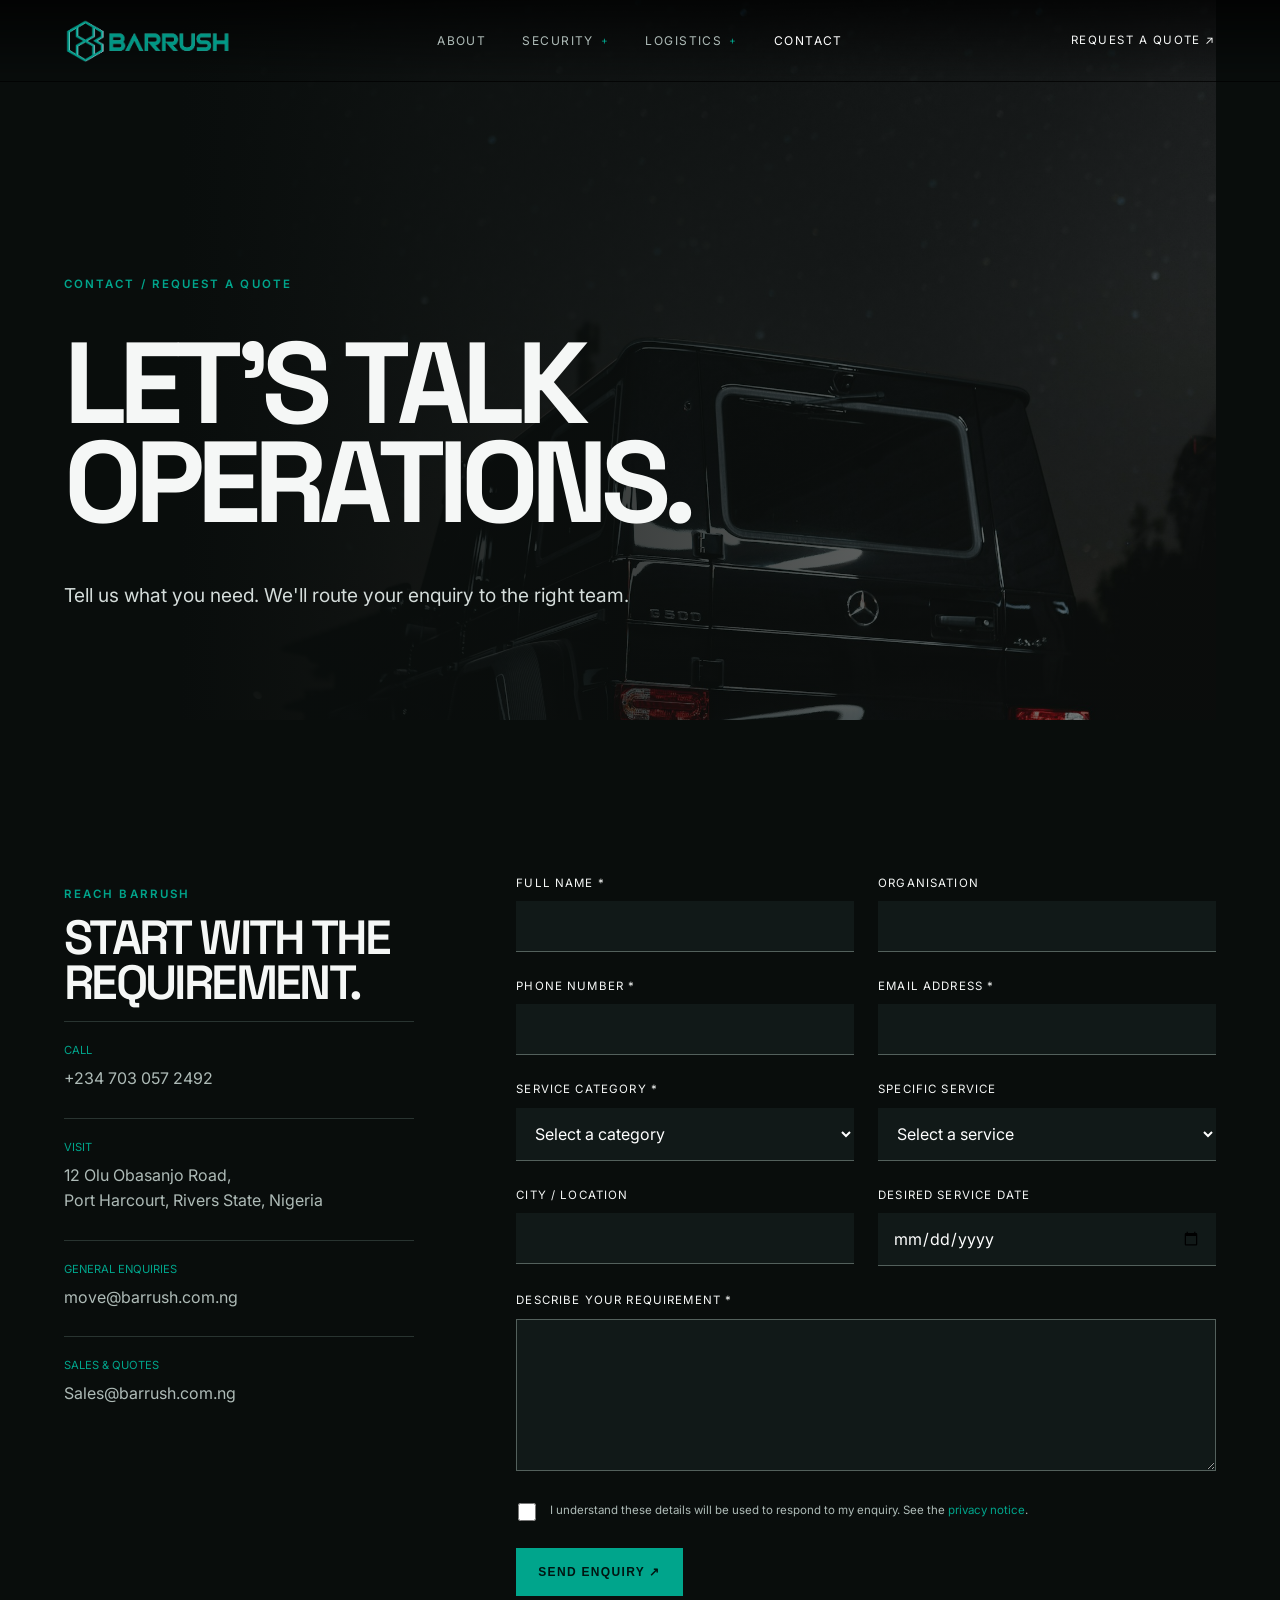
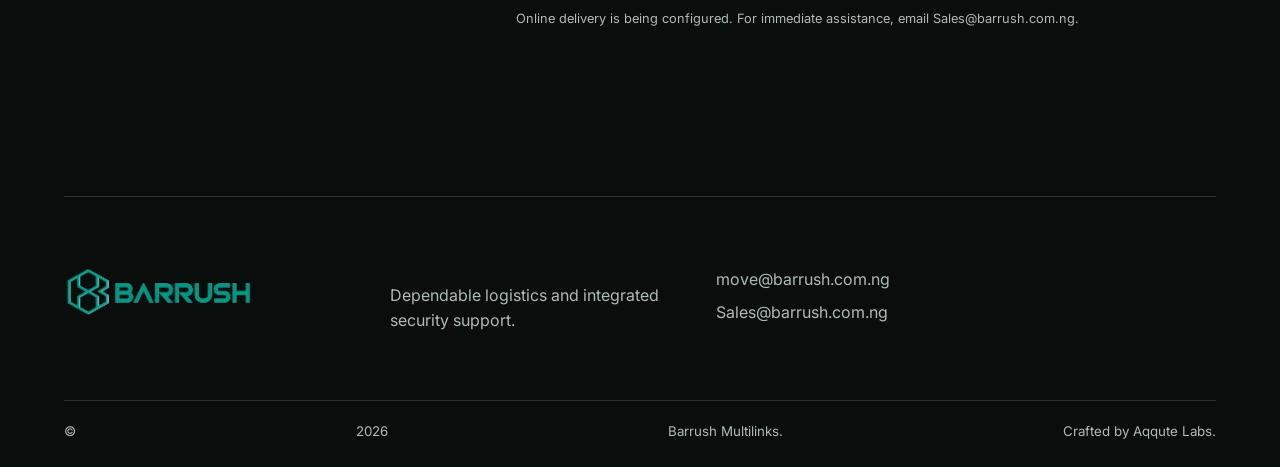
<file: contact.html>
<!doctype html><html lang="en"><head><meta charset="utf-8"><meta name="viewport" content="width=device-width,initial-scale=1"><meta name="description" content="Contact Barrush Multilinks about logistics and security requirements."><title>Contact & Request a Quote | Barrush</title><link rel="icon" href="assets/img/favicons/favicon.ico"><link rel="stylesheet" href="assets/css/site.css"><script src="assets/js/site.js" defer></script></head><body><header class="header solid" data-header><a class="brand" href="index.html"><img src="assets/img/barrush-logo.png" alt="Barrush"></a><nav><a href="index.html">Home</a><a href="about.html">About</a><a href="logistics.html">Logistics</a><a class="active" href="contact.html">Contact</a></nav><a class="quote" href="#enquiry">Request a quote ↗</a><button class="menu-btn" data-menu-btn aria-label="Open menu"><i></i><i></i></button></header><div class="mobile-menu" data-menu><nav><a href="index.html">Home</a><a href="about.html">About</a><a href="logistics.html">Logistics</a><a href="contact.html">Contact</a></nav></div><main><section class="page-hero contact-hero shell"><p class="eyebrow">Contact / Request a quote</p><h1>Let's talk<br>operations.</h1><p>Tell us what you need. We'll route your enquiry to the right team.</p></section><section class="contact section shell" id="enquiry"><aside><p class="eyebrow">Reach Barrush</p><h2>Start with the requirement.</h2><dl><div><dt>Call</dt><dd><a href="https://wa.me/2347030572492" target="_blank" rel="noopener">+234 703 057 2492</a></dd></div><div><dt>Visit</dt><dd>12 Olu Obasanjo Road,<br>Port Harcourt, Rivers State, Nigeria</dd></div><div><dt>Email</dt><dd>Official email pending confirmation</dd></div></dl></aside><form data-form novalidate><div class="form-row"><label>Full name *<input name="name" required autocomplete="name"></label><label>Organisation<input name="organisation" autocomplete="organization"></label></div><div class="form-row"><label>Phone number *<input type="tel" name="phone" required autocomplete="tel"></label><label>Email address *<input type="email" name="email" required autocomplete="email"></label></div><div class="form-row"><label>Service category *<select name="category" required><option value="">Select a category</option><option>Logistics</option><option>Security</option><option>Both</option><option>Other</option></select></label><label>Specific service<select name="service"><option value="">Select a service</option><optgroup label="Logistics"><option>VIP / Executive Transportation</option><option>Fleet Management</option><option>Personnel Transportation</option><option>Goods and Cargo Transportation</option><option>Vehicle Rentals</option><option>Project Logistics</option><option>Procurement / Supply Chain</option><option>Haulage / Trucking</option></optgroup><optgroup label="Security"><option>VIP / Executive Protection</option><option>Armed Escort Coordination</option><option>Marine Security</option><option>CCTV / Electronic Surveillance</option><option>Event Security</option><option>Security Risk Assessment</option></optgroup></select></label></div><div class="form-row"><label>City / location<input name="location"></label><label>Desired service date<input type="date" name="date"></label></div><label>Describe your requirement *<textarea name="message" rows="6" required></textarea></label><label class="consent"><input type="checkbox" required><span>I understand these details will be used to respond to my enquiry. See the <a href="privacy.html">privacy notice</a>.</span></label><button class="button" type="submit">Send enquiry ↗</button><p class="status" data-status role="status">Draft form — delivery will be enabled once the official email and mail service are configured.</p></form></section></main><footer class="footer shell"><img src="assets/img/barrush-logo.png" alt="Barrush"><p>Dependable logistics and integrated security support.</p><small>© <span data-year></span> Barrush Multilinks. <span>Crafted by <a href="https://aqqqute.com" target="_blank" rel="noopener">Aqqute Labs</a>.</span></small></footer></body></html>
</file>
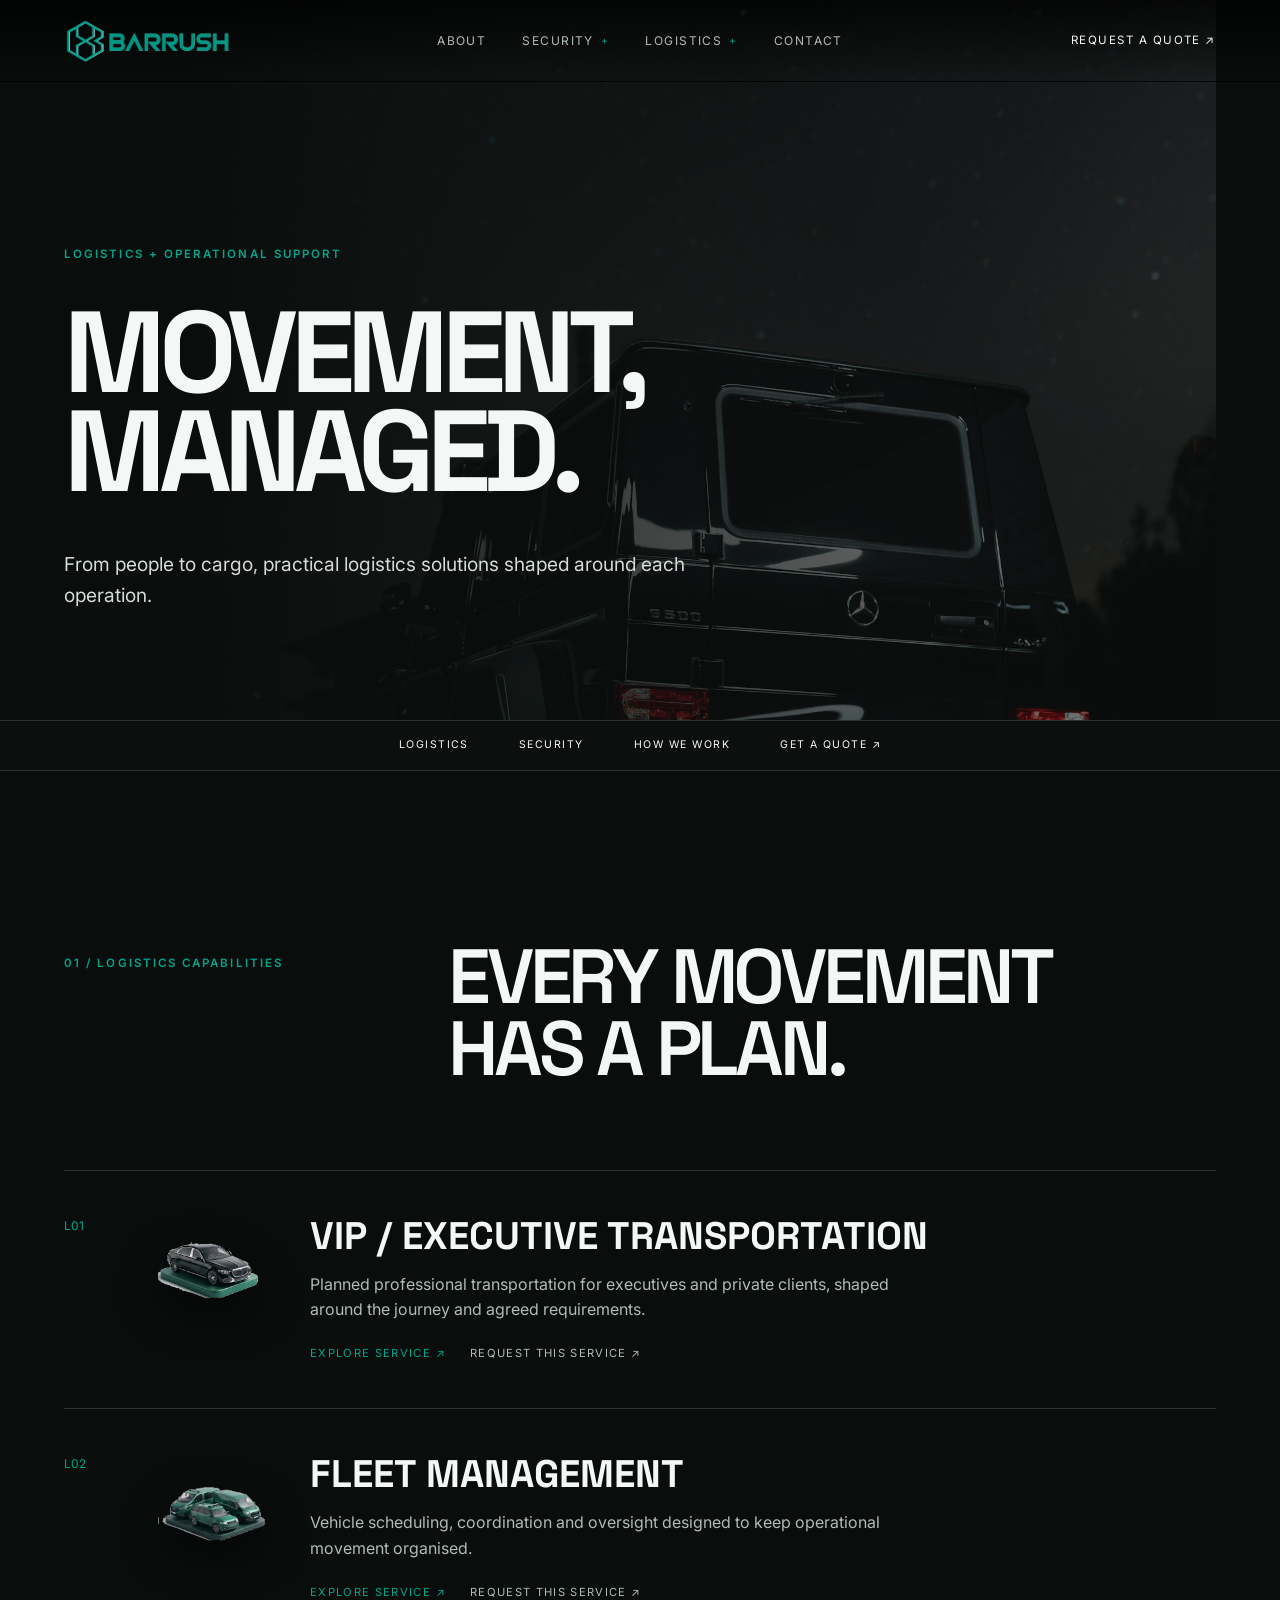
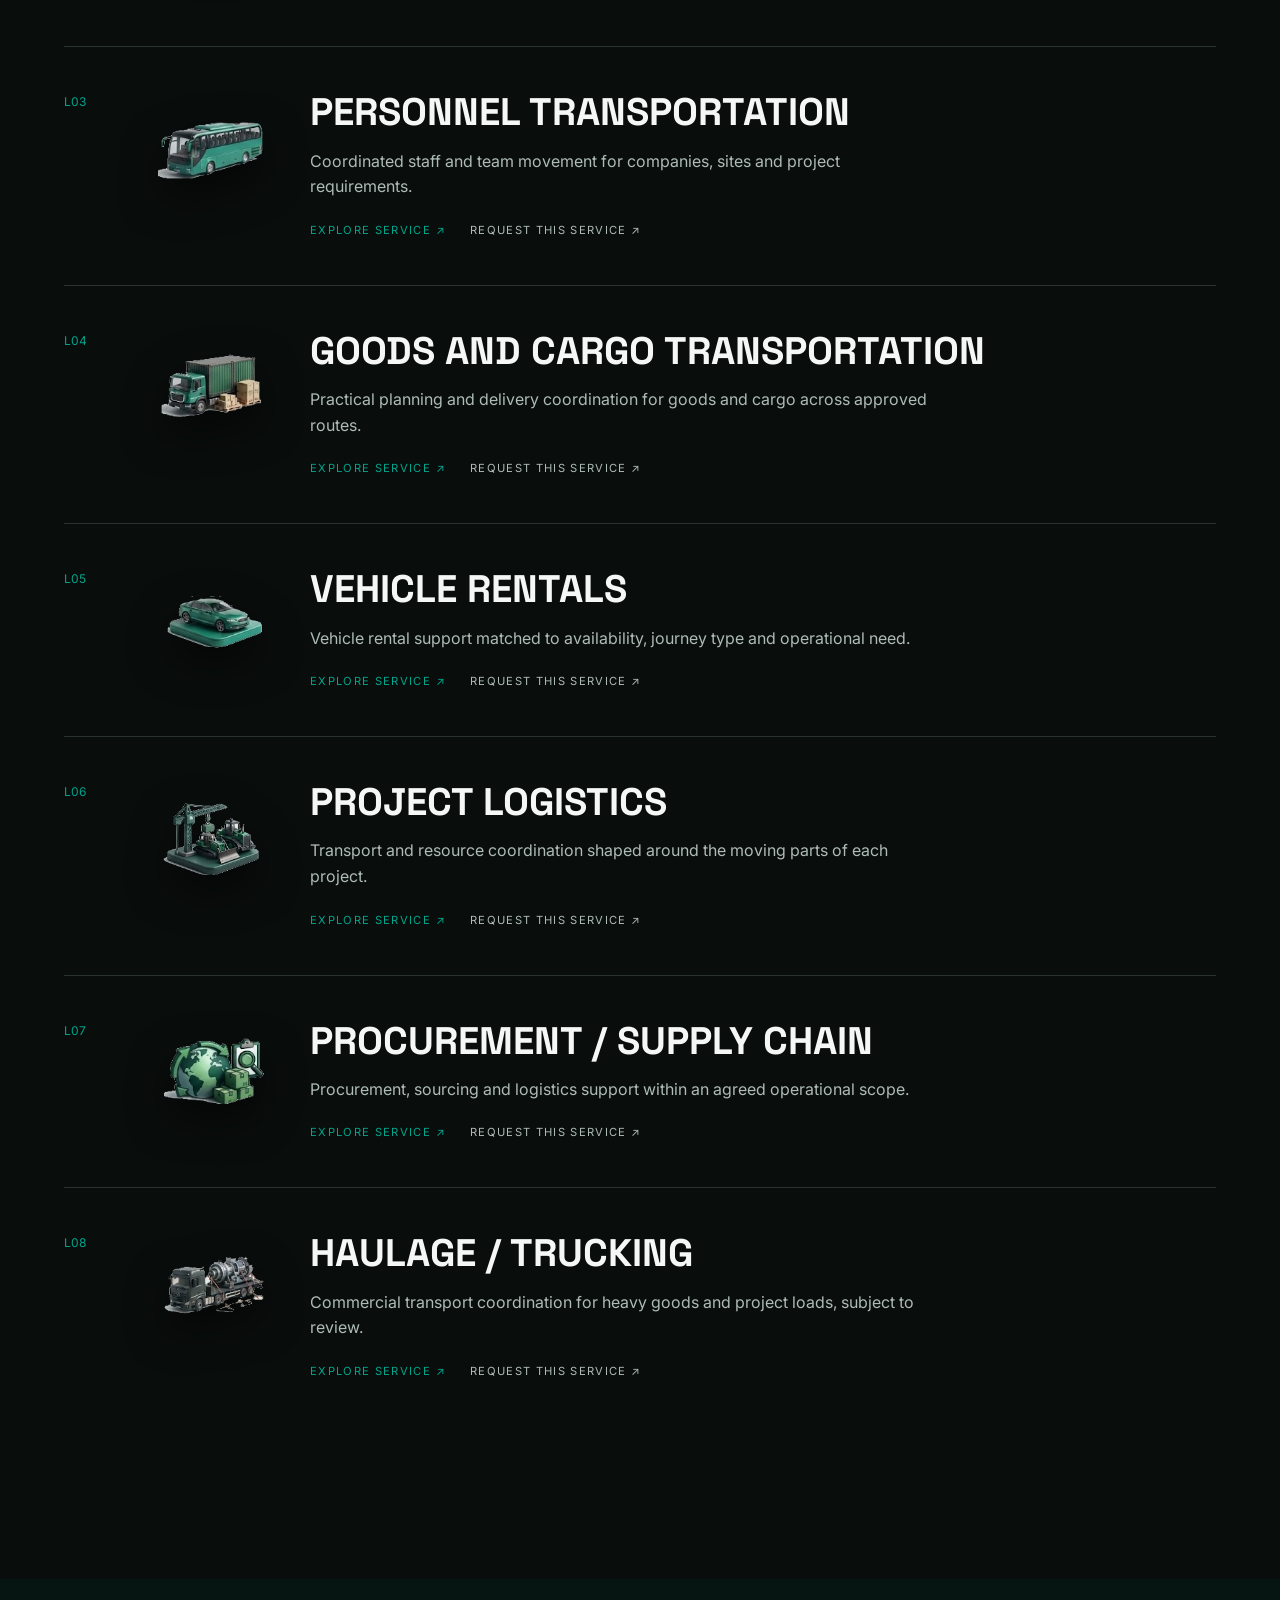
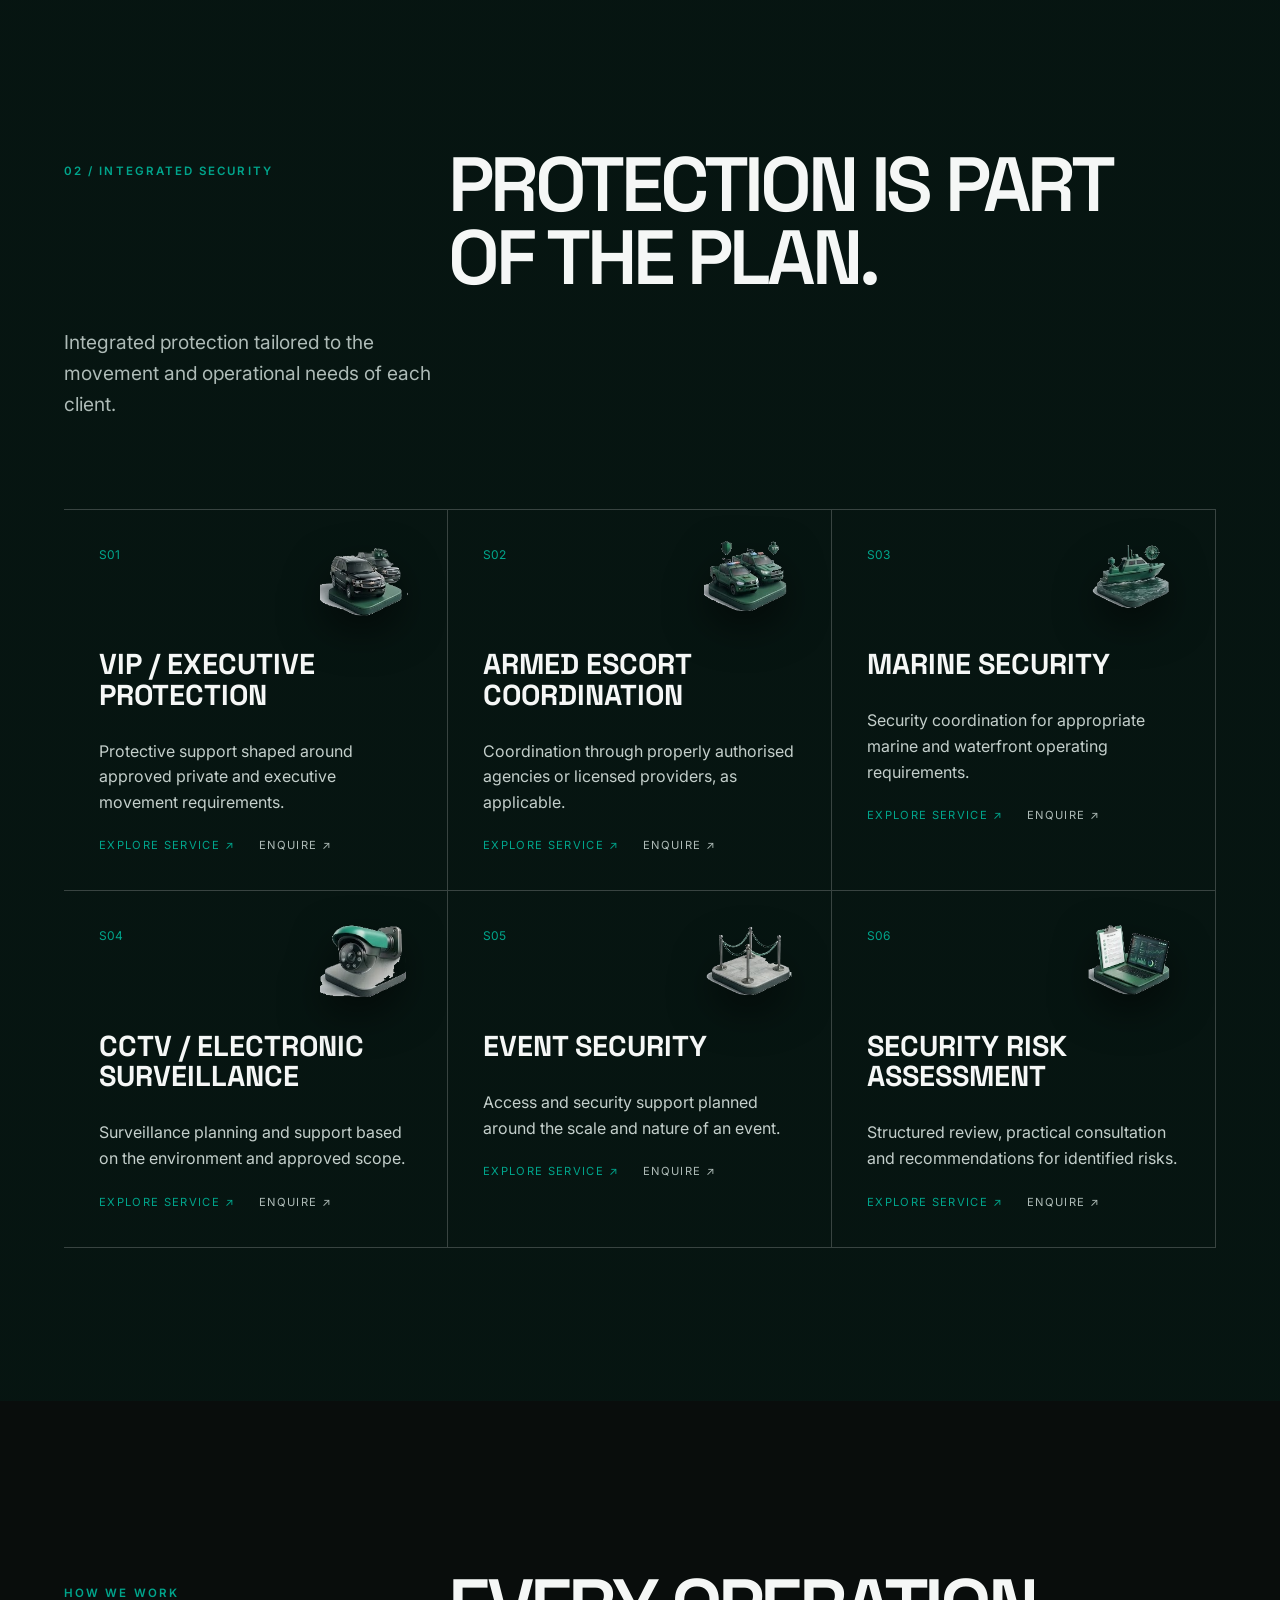
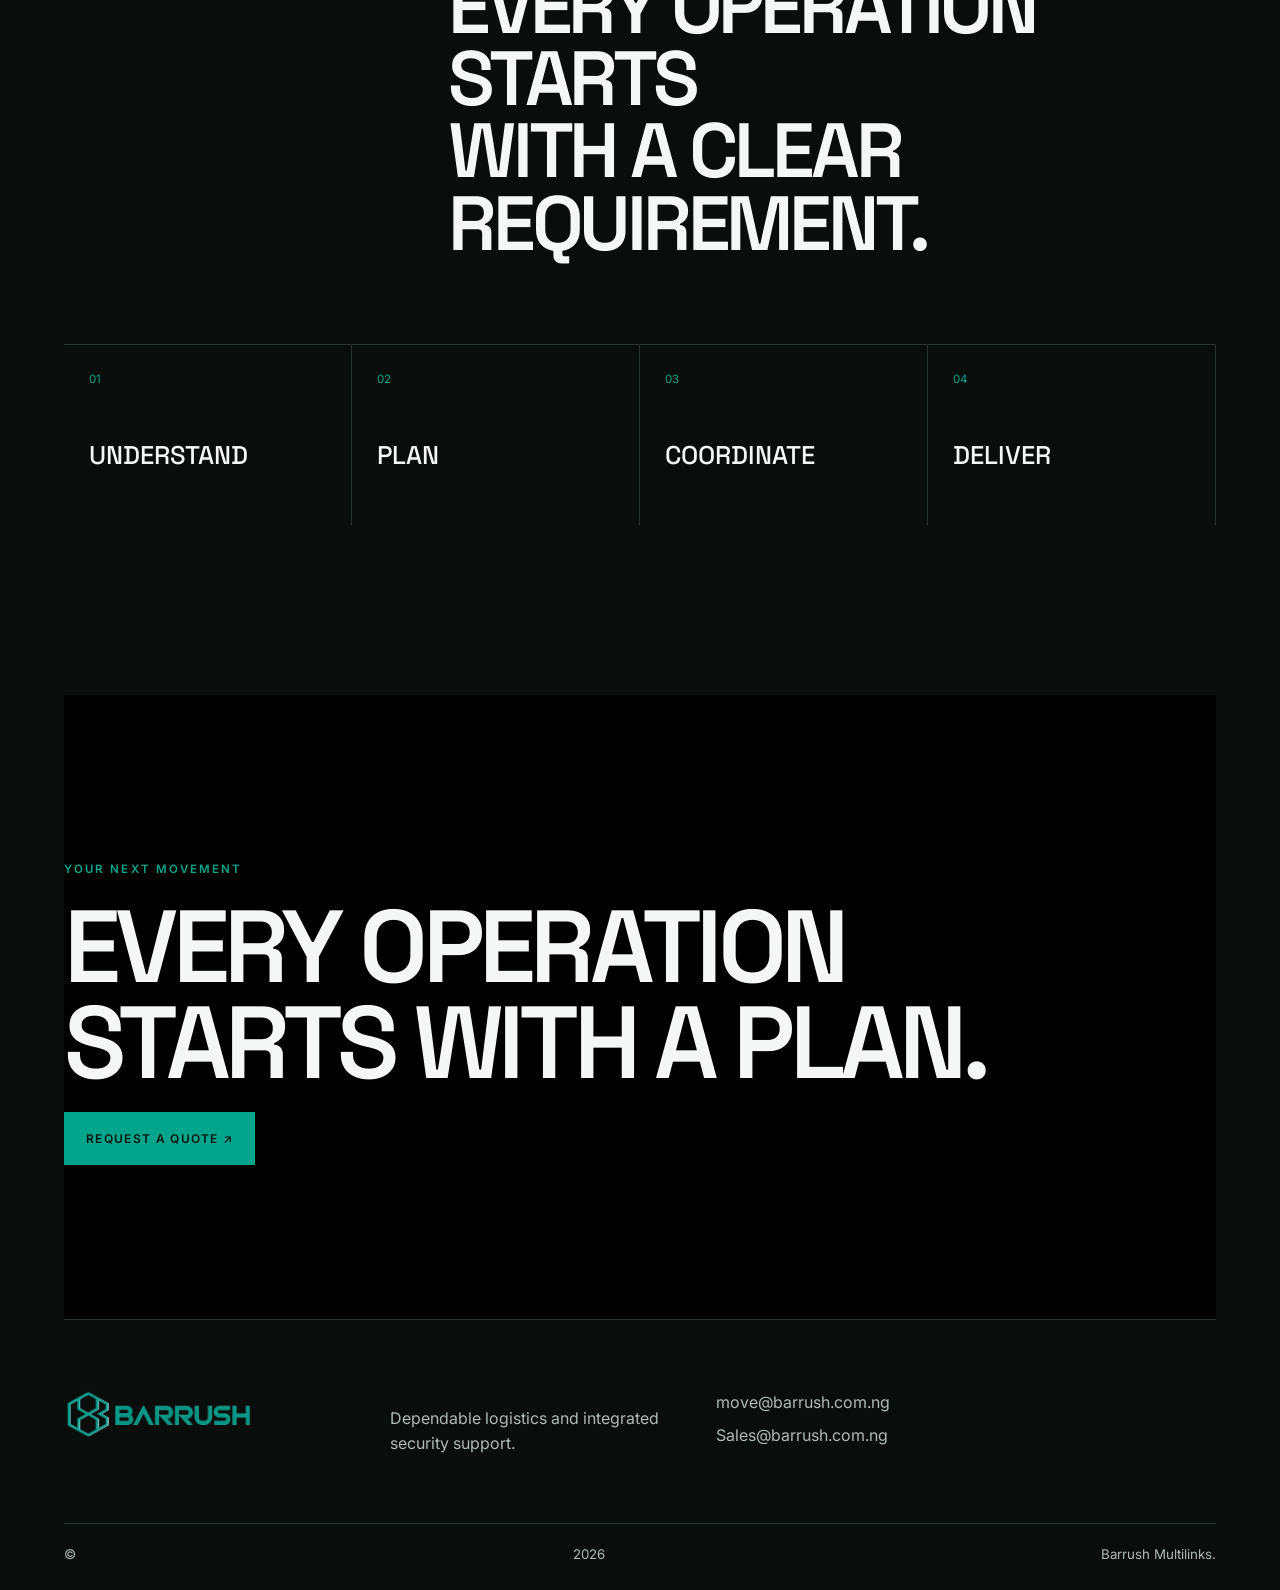
<file: logistics.html>
<!doctype html><html lang="en"><head><meta charset="utf-8"><meta name="viewport" content="width=device-width,initial-scale=1"><meta name="description" content="Explore Barrush logistics and integrated security capabilities."><title>Logistics & Security Capabilities | Barrush</title><link rel="icon" href="assets/img/favicons/favicon.ico"><link rel="stylesheet" href="assets/css/site.css"><script src="assets/js/site.js" defer></script></head><body><header class="header solid" data-header><a class="brand" href="index.html"><img src="assets/img/barrush-logo.png" alt="Barrush"></a><nav><a href="index.html">Home</a><a href="about.html">About</a><a class="active" href="logistics.html">Logistics</a><a href="contact.html">Contact</a></nav><a class="quote" href="contact.html?intent=quote">Request a quote ↗</a><button class="menu-btn" data-menu-btn aria-label="Open menu"><i></i><i></i></button></header><div class="mobile-menu" data-menu><nav><a href="index.html">Home</a><a href="about.html">About</a><a href="logistics.html">Logistics</a><a href="contact.html">Contact</a></nav></div><main><section class="page-hero shell"><p class="eyebrow">Logistics + Operational support</p><h1>Movement,<br>managed.</h1><p>From people to cargo, practical logistics solutions shaped around each operation.</p></section><nav class="jump"><a href="#logistics">Logistics</a><a href="#security">Security</a><a href="#process">How we work</a><a href="contact.html?intent=quote">Get a quote ↗</a></nav><section class="section shell" id="logistics"><div class="intro"><p class="eyebrow">01 / Logistics capabilities</p><h2>Every movement<br>has a plan.</h2></div><div class="services" data-services="logistics"></div></section><section class="security section" id="security"><div class="shell"><div class="intro"><p class="eyebrow">02 / Integrated security</p><h2>Protection is part<br>of the plan.</h2><p>Integrated protection tailored to the movement and operational needs of each client.</p></div><div class="security-grid" data-services="security"></div></div></section><section class="section shell" id="process"><div class="intro"><p class="eyebrow">How we work</p><h2>Every operation starts<br>with a clear requirement.</h2></div><ol class="process"><li><span>01</span><b>Understand</b></li><li><span>02</span><b>Plan</b></li><li><span>03</span><b>Coordinate</b></li><li><span>04</span><b>Deliver</b></li></ol></section><section class="final section shell"><p class="eyebrow">Your next movement</p><h2>Every operation<br>starts with a plan.</h2><a class="button" href="contact.html?intent=quote">Request a quote ↗</a></section></main><footer class="footer shell"><img src="assets/img/barrush-logo.png" alt="Barrush"><p>Dependable logistics and integrated security support.</p><small>© <span data-year></span> Barrush Multilinks.</small></footer></body></html>
</file>
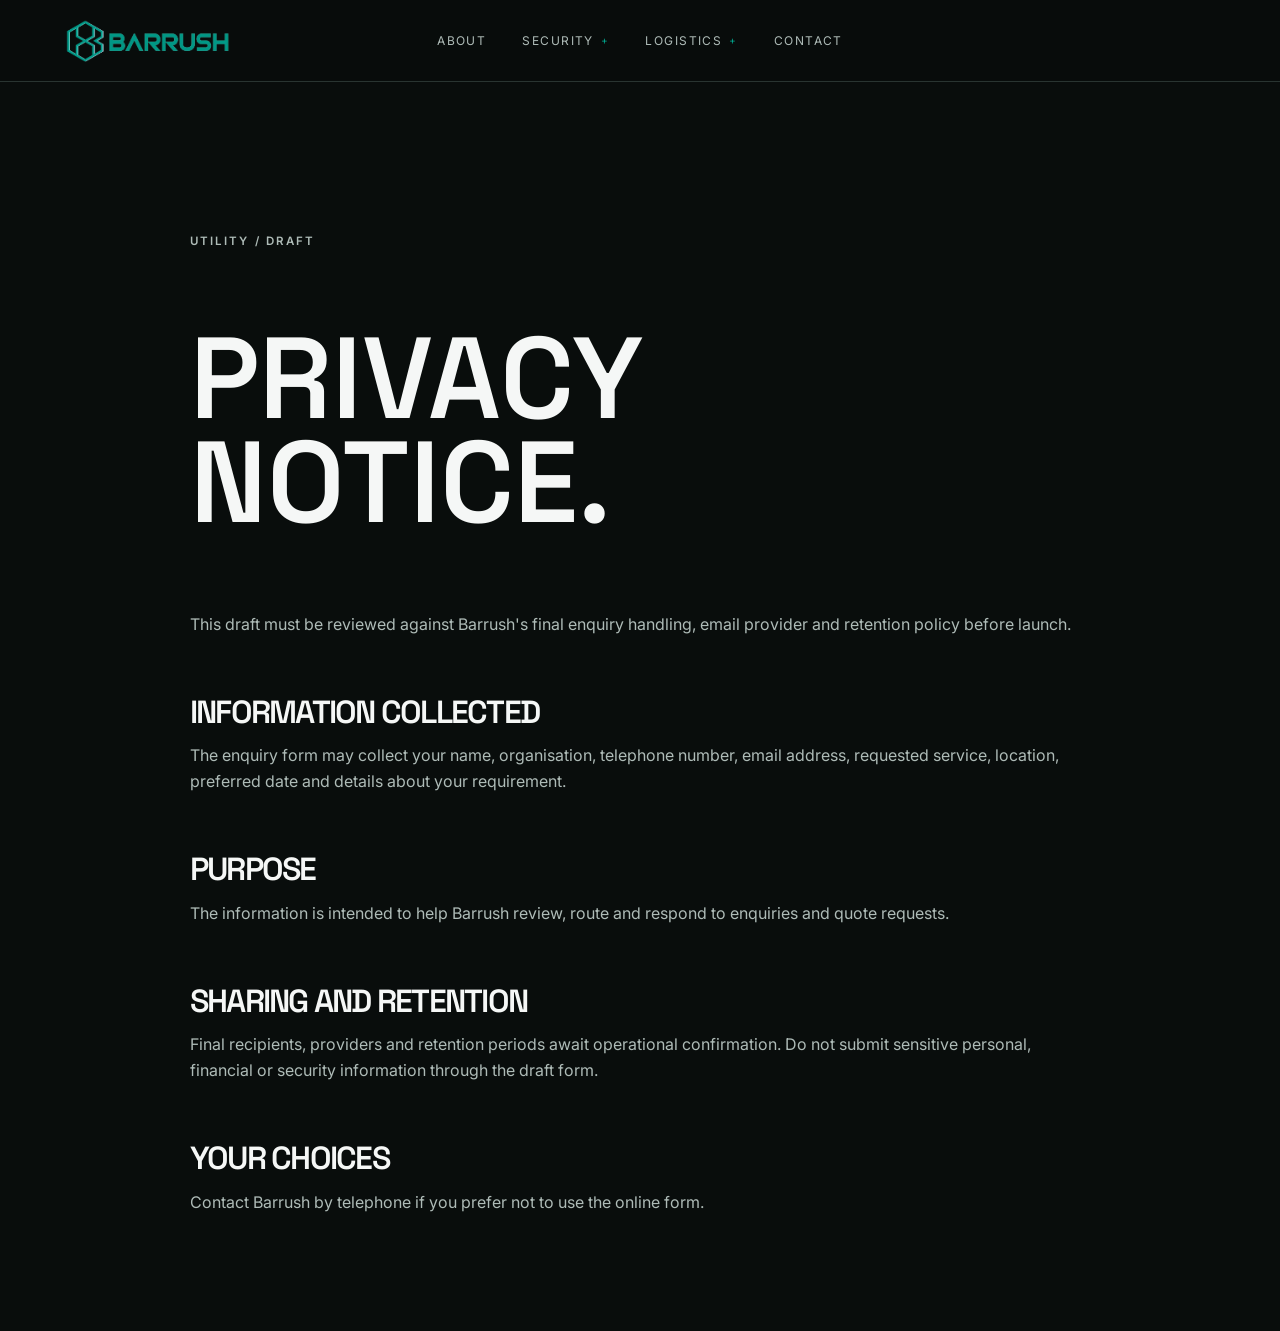
<file: privacy.html>
<!doctype html><html lang="en"><head><meta charset="utf-8"><meta name="viewport" content="width=device-width,initial-scale=1"><meta name="robots" content="noindex"><title>Privacy Notice | Barrush</title><link rel="stylesheet" href="assets/css/site.css"><script src="assets/js/site.js" defer></script></head><body><header class="header solid"><a class="brand" href="index.html"><img src="assets/img/barrush-logo.png" alt="Barrush"></a><nav><a href="index.html">Home</a><a href="about.html">About</a><a href="logistics.html">Logistics</a><a href="contact.html">Contact</a></nav></header><main class="legal shell"><p class="eyebrow">Utility / Draft</p><h1>Privacy notice.</h1><p class="lead">This draft must be reviewed against Barrush's final enquiry handling, email provider and retention policy before launch.</p><h2>Information collected</h2><p>The enquiry form may collect your name, organisation, telephone number, email address, requested service, location, preferred date and details about your requirement.</p><h2>Purpose</h2><p>The information is intended to help Barrush review, route and respond to enquiries and quote requests.</p><h2>Sharing and retention</h2><p>Final recipients, providers and retention periods await operational confirmation. Do not submit sensitive personal, financial or security information through the draft form.</p><h2>Your choices</h2><p>Contact Barrush by telephone if you prefer not to use the online form.</p></main></body></html>
</file>
<file: assets/css/site.css>
@import url('nav.css');
@import url('clients.css');
@import url('service-icons.css');
@import url('hero-controls.css');
@import url('https://fonts.googleapis.com/css2?family=Inter:wght@400;500;600&family=Space+Grotesk:wght@500;600;700&display=swap');
:root{--black:#000;--dark:#090d0c;--panel:#111918;--green:#00a58c;--white:#f5f7f6;--muted:#aebbb7;--line:#293431;--pad:clamp(20px,5vw,88px)}*{box-sizing:border-box}html{scroll-behavior:smooth}body{margin:0;background:var(--dark);color:var(--white);font-family:Inter,Arial,sans-serif;line-height:1.6}body.menu-open{overflow:hidden}a{color:inherit;text-decoration:none}img,video{display:block;max-width:100%}.shell{width:min(1520px,calc(100% - var(--pad)*2));margin-inline:auto}.skip{position:fixed;z-index:200;top:-80px;left:20px;background:var(--green);padding:12px;color:#001b17}.skip:focus{top:10px}.header{position:fixed;z-index:100;inset:0 0 auto;height:82px;padding:0 var(--pad);display:grid;grid-template-columns:1fr auto 1fr;align-items:center;border-bottom:1px solid transparent;transition:.25s;background:linear-gradient(#000b,transparent)}.header.solid{background:#090d0cf5;border-color:var(--line)}.brand img{width:168px}.header nav{display:flex;gap:36px;font-size:.75rem;text-transform:uppercase;letter-spacing:.12em}.header nav a{color:var(--muted)}.header nav a:hover,.header nav .active{color:#fff}.quote{justify-self:end;text-transform:uppercase;font-size:.72rem;letter-spacing:.13em}.quote:hover{color:var(--green)}.menu-btn{display:none;background:none;border:0;width:46px;height:46px}.menu-btn i{display:block;width:24px;height:1px;background:white;margin:7px}.mobile-menu{display:none}.hero{min-height:100svh;position:relative;overflow:hidden;background:#000}.hero video{position:absolute;width:100%;height:100%;object-fit:cover}.hero-shade{position:absolute;inset:0;background:linear-gradient(90deg,#000 4%,#000d 34%,#0003 70%),linear-gradient(0deg,#000b,transparent 50%,#0006)}.hero-copy{position:relative;z-index:2;padding-top:clamp(210px,32vh,330px)}.eyebrow{font-size:.72rem;text-transform:uppercase;letter-spacing:.18em;color:var(--green);font-weight:600}.hero h1,.page-hero h1{font:700 clamp(4.2rem,9vw,9.2rem)/.86 'Space Grotesk',sans-serif;letter-spacing:-.065em;text-transform:uppercase;margin:.25em 0}.hero h1 span{color:var(--green)}.hero-copy>p:not(.eyebrow){font-size:clamp(1.1rem,1.6vw,1.4rem);color:#d3dad7}.hero-copy>div{display:flex;gap:28px;align-items:center;margin-top:34px}.button{display:inline-block;background:var(--green);color:#001612;padding:16px 21px;text-transform:uppercase;font-size:.75rem;font-weight:600;letter-spacing:.11em;border:1px solid var(--green);cursor:pointer}.button:hover{background:#16bda4}.link{font-size:.75rem;text-transform:uppercase;letter-spacing:.12em}.scroll{position:absolute;z-index:2;left:var(--pad);bottom:28px;text-transform:uppercase;font-size:.62rem;letter-spacing:.18em}.pause{position:absolute;z-index:3;right:var(--pad);bottom:22px;background:#0008;color:white;border:1px solid #ffffff55;padding:9px 13px}.section{padding-block:clamp(90px,12vw,180px)}h2{font:600 clamp(3rem,6vw,6.5rem)/.94 'Space Grotesk';letter-spacing:-.055em;text-transform:uppercase;margin:.2em 0}h3{font-family:'Space Grotesk';line-height:1.05}.statement{display:grid;grid-template-columns:1fr 4fr}.side-label{writing-mode:vertical-rl;color:var(--green);text-transform:uppercase;letter-spacing:.2em;font-size:.7rem;padding-left:0}.statement>div p,.intro>p:last-child{font-size:1.2rem;color:var(--muted);max-width:560px}.intro{display:grid;grid-template-columns:1fr 2fr;align-items:start;margin-bottom:70px}.intro .eyebrow{padding-top:18px}.pillars{display:grid;grid-template-columns:3fr 2fr;min-height:650px;gap:4px}.pillars>a{position:relative;display:flex;flex-direction:column;justify-content:space-between;padding:34px;overflow:hidden;background-position:center;background-size:cover}.pillars>a:before{content:"";position:absolute;inset:0;background:linear-gradient(#0004,#000d)}.pillars>a>*{position:relative;z-index:1}.pillars>a:first-child{background-image:url('../img/stock/port-crane.jpg')}.pillars>a:last-child{background-image:url('../img/stock/security-control-room.jpg')}.pillars h3{font-size:clamp(2rem,4vw,4.2rem);max-width:700px;margin:0 0 20px;text-transform:uppercase}.pillars span,.pillars b{font-size:.72rem;text-transform:uppercase;letter-spacing:.14em}.rail-section{height:260svh;background:#000}.security-rail{height:220svh;background:#071310}.rail-stage{position:sticky;top:0;height:100svh;overflow:hidden;display:flex;flex-direction:column;justify-content:center}.rail-head{position:absolute;top:110px;display:flex;justify-content:space-between;color:var(--muted);font-size:.7rem;text-transform:uppercase;letter-spacing:.12em}.rail{display:flex;gap:10vw;white-space:nowrap;will-change:transform}.rail a{font:600 clamp(4rem,10vw,11rem)/1 'Space Grotesk';text-transform:uppercase;letter-spacing:-.05em}.rail a:hover{color:var(--green)}.rail-link{position:absolute;bottom:50px;text-transform:uppercase;font-size:.7rem;letter-spacing:.14em}.principles{display:grid;grid-template-columns:repeat(3,1fr);border-top:1px solid var(--line)}.principles article{padding:32px 34px 0 0;border-right:1px solid var(--line);min-height:320px}.principles article+article{padding-left:34px}.principles span,.services>article>span,.security-grid article>span{color:var(--green);font-size:.75rem}.principles h3{font-size:2rem;text-transform:uppercase;margin-top:80px}.principles p{color:var(--muted);max-width:330px}.sectors{display:grid;grid-template-columns:repeat(2,1fr);border-top:1px solid var(--line)}.sectors span{display:flex;justify-content:space-between;padding:34px 0;border-bottom:1px solid var(--line);font:500 clamp(1.3rem,2.6vw,2.8rem) 'Space Grotesk';text-transform:uppercase}.sectors span:nth-child(odd){padding-right:35px}.sectors span:nth-child(even){padding-left:35px;border-left:1px solid var(--line)}.sectors i{color:var(--green);font:normal .7rem Inter}.final{background:#000}.final h2{font-size:clamp(4rem,8vw,9rem)}.final>div{display:flex;justify-content:space-between;align-items:end}.footer{border-top:1px solid var(--line);padding-block:70px 25px;display:grid;grid-template-columns:2fr 2fr 1fr 2fr;gap:50px;color:var(--muted)}.footer img{width:190px}.footer>div,.footer address{display:flex;flex-direction:column;gap:8px;font-style:normal}.footer small{grid-column:1/-1;border-top:1px solid var(--line);padding-top:20px;display:flex;justify-content:space-between}.footer small b{color:var(--green)}
.home-page{position:relative}.scroll-route{position:absolute;inset:0 auto auto 0;width:100%;overflow:visible;pointer-events:none;z-index:6}.scroll-route__path{fill:none;stroke:var(--green);stroke-width:2;stroke-linejoin:miter;stroke-linecap:butt;vector-effect:non-scaling-stroke}.scroll-route__head{fill:var(--green);stroke:none;transform-box:fill-box;transform-origin:center}.home-page main>section:not(.hero),.home-page .footer{isolation:isolate}.home-page main>section:not(.hero)>*,.home-page .footer>*{position:relative;z-index:7}
.page-hero{min-height:80svh;padding-top:220px;padding-bottom:90px;display:flex;flex-direction:column;justify-content:end;background:linear-gradient(90deg,#090d0c 10%,#090d0c80),url('../img/stock/suv-night.jpg') center/cover}.page-hero>p:last-child{max-width:650px;color:#d4dcda;font-size:1.2rem}.split{display:grid;grid-template-columns:1fr 1fr;gap:10vw}.split>div:last-child{font-size:1.2rem;color:var(--muted)}.date{background:#000;padding:100px 0}.date .shell{display:grid;grid-template-columns:1fr 3fr 1fr;align-items:end}.date strong{font:700 clamp(7rem,18vw,20rem)/.8 'Space Grotesk';letter-spacing:-.08em;color:var(--green)}.process{list-style:none;padding:0;display:grid;grid-template-columns:repeat(4,1fr);border-top:1px solid var(--line)}.process li{padding:25px;border-right:1px solid var(--line);min-height:180px}.process span{display:block;color:var(--green);font-size:.72rem;margin-bottom:50px}.process b{font:500 1.6rem 'Space Grotesk';text-transform:uppercase}.process p{color:var(--muted)}.jump{position:sticky;z-index:50;top:82px;background:#0c1211ed;border-block:1px solid var(--line);display:flex;justify-content:center;gap:50px;padding:16px;text-transform:uppercase;font-size:.66rem;letter-spacing:.14em}.services article{display:grid;grid-template-columns:80px 1fr auto;gap:40px;align-items:start;border-top:1px solid var(--line);padding:45px 0}.services h3{font-size:clamp(1.8rem,3vw,3.4rem);text-transform:uppercase;margin:0}.services p{color:var(--muted);max-width:620px}.services a,.security-grid a{color:var(--green);font-size:.7rem;text-transform:uppercase;letter-spacing:.12em}.security{background:linear-gradient(#061612dd,#061612dd),url('../img/stock/security-control-room.jpg') center/cover fixed}.security-grid{display:grid;grid-template-columns:repeat(3,1fr);border-top:1px solid #ffffff33}.security-grid article{padding:35px;min-height:310px;border-right:1px solid #ffffff33;border-bottom:1px solid #ffffff33}.security-grid h3{font-size:1.8rem;text-transform:uppercase}.security-grid p{color:#c4cfcb}.contact{display:grid;grid-template-columns:1fr 2fr;gap:8vw}.contact aside h2{font-size:3rem}.contact dl div{border-top:1px solid var(--line);padding:20px 0}.contact dt{color:var(--green);font-size:.7rem;text-transform:uppercase}.contact dd{margin:6px 0;color:var(--muted)}.form-row{display:grid;grid-template-columns:1fr 1fr;gap:24px}label{display:block;font-size:.72rem;text-transform:uppercase;letter-spacing:.1em;margin-bottom:25px}input,select,textarea{width:100%;margin-top:9px;border:0;border-bottom:1px solid #53605c;background:#111918;color:white;padding:15px;font:1rem Inter}textarea{border:1px solid #53605c;resize:vertical}.consent{display:flex;gap:12px;text-transform:none;letter-spacing:0;color:var(--muted)}.consent input{width:18px;height:18px;margin:2px}.consent a{color:var(--green)}.status{color:var(--muted);font-size:.8rem}.legal{padding-block:220px 100px;max-width:900px}.legal h1,.error h1{font:600 clamp(4rem,9vw,9rem)/.9 'Space Grotesk';text-transform:uppercase}.legal h2{font-size:2rem;margin-top:60px}.legal p{color:var(--muted)}.error{min-height:100svh;display:flex;flex-direction:column;justify-content:center}.error img{width:90px}.error h1{margin:.2em 0}.error p{color:var(--muted)}
@media(max-width:800px){:root{--pad:20px}.header{height:70px;grid-template-columns:1fr auto;background:#090d0ce8}.brand img{width:135px}.header>nav,.header>.quote{display:none}.menu-btn{display:block}.mobile-menu{position:fixed;z-index:90;inset:0;background:#000;padding:120px 20px 40px;flex-direction:column;justify-content:space-between}.menu-open .mobile-menu{display:flex}.mobile-menu nav{display:flex;flex-direction:column}.mobile-menu nav a{font:600 12vw/1.5 'Space Grotesk';text-transform:uppercase}.hero-copy{padding-top:35vh}.hero h1{font-size:clamp(3.5rem,17vw,6rem)}.hero-shade{background:linear-gradient(90deg,#000d,#0004),linear-gradient(0deg,#000,transparent)}.statement,.intro,.split,.contact{grid-template-columns:1fr}.statement .side-label{writing-mode:initial;padding:0 0 10px}.pillars{grid-template-columns:1fr;min-height:auto}.pillars>a{min-height:500px}.rail-section,.security-rail{height:auto}.rail-stage{position:relative;height:auto;padding:100px 0}.rail-head{position:static;display:block}.rail{transform:none!important;white-space:normal;display:flex;flex-direction:column;gap:0;margin:50px 20px}.rail a{font-size:clamp(2.5rem,11vw,4rem);padding:22px 0;border-top:1px solid var(--line)}.rail-link{position:static}.principles,.security-grid,.process{grid-template-columns:1fr}.principles article,.principles article+article{border-right:0;border-bottom:1px solid var(--line);padding:30px 0;min-height:250px}.principles h3{margin-top:50px}.sectors{grid-template-columns:1fr}.sectors span:nth-child(n){padding:25px 0;border-left:0}.final>div{display:block}.footer{grid-template-columns:1fr}.footer small{display:block}.page-hero{min-height:70svh;padding-top:160px}.date .shell{grid-template-columns:1fr}.date strong{font-size:38vw}.jump{top:70px;justify-content:flex-start;overflow:auto;padding-inline:20px}.services article{grid-template-columns:45px 1fr}.services article>a{grid-column:2}.form-row{grid-template-columns:1fr}.security{background-attachment:scroll}.pause{bottom:18px}.scroll-route__path{stroke-width:1.5}}
@media(prefers-reduced-motion:reduce){html{scroll-behavior:auto}*,*:before,*:after{animation:none!important;transition:none!important}.hero video{display:none}.hero{background:linear-gradient(90deg,#000d,#0003),url('../img/stock/suv-night.jpg') center/cover}.scroll-route{display:none}}
</file>
<file: assets/css/scroll-route-fix.css>
.home-page main .rail-section > .rail-stage {
  position: sticky;
}

@media (max-width: 800px) {
  .home-page main .rail-section > .rail-stage {
    position: relative;
  }
}
</file>
<file: tracker/tracker.css>
.tracker-page{min-height:100svh;background:#090d0c}.tracker-main{min-height:calc(100svh - 78px);display:grid;place-items:center;padding:150px var(--pad) 90px;background:radial-gradient(circle at 78% 34%,#12332d 0,transparent 27%),linear-gradient(135deg,#090d0c 45%,#07120f)}.tracker-shell{width:min(1180px,100%);display:grid;grid-template-columns:minmax(0,1fr) minmax(420px,.72fr);gap:clamp(70px,10vw,160px);align-items:end}.tracker-intro h1{font:600 clamp(4rem,7.5vw,8.2rem)/.88 'Space Grotesk',sans-serif;letter-spacing:-.065em;text-transform:uppercase;margin:.22em 0 .3em}.tracker-intro h1 span{color:var(--green)}.tracker-intro>p:last-child{max-width:440px;margin:0;color:var(--muted);font-size:1.08rem}.tracker-panel{border-top:1px solid var(--line);padding-top:28px}.tracker-form>label{margin-bottom:12px}.tracker-field{display:flex;border-bottom:1px solid #64716d}.tracker-field:focus-within{border-color:var(--green);box-shadow:0 1px 0 var(--green)}.tracker-field input{margin:0;padding:18px 0;background:transparent;border:0;outline:0;font:500 clamp(1.15rem,2vw,1.45rem) 'Space Grotesk',sans-serif;text-transform:uppercase;letter-spacing:.04em}.tracker-field input::placeholder{color:#59645f}.tracker-field button{border:0;background:transparent;color:var(--green);padding:12px 0 12px 24px;font:600 .75rem Inter,sans-serif;text-transform:uppercase;letter-spacing:.13em;cursor:pointer}.tracker-field button:hover,.tracker-field button:focus-visible{color:#5bd8c5}.tracker-field button:focus-visible{outline:2px solid var(--green);outline-offset:5px}.tracker-hint{margin:11px 0 0;color:#737f7a;font-size:.75rem}.tracker-status{margin-top:32px;padding:20px;border-left:2px solid var(--green);background:#111918}.tracker-status strong{display:block;margin-bottom:5px;font:600 1rem 'Space Grotesk';text-transform:uppercase}.tracker-status p{margin:0;color:var(--muted);font-size:.9rem}.tracker-status.is-error{border-color:#db786d}.tracker-status.is-error strong{color:#f1aaa3}.tracker-help{display:flex;justify-content:space-between;gap:20px;margin-top:64px;padding-top:20px;border-top:1px solid var(--line);font-size:.77rem;text-transform:uppercase;letter-spacing:.08em}.tracker-help p{margin:0;color:var(--muted)}.tracker-help a{color:var(--green)}.tracker-footer{min-height:78px;display:flex;align-items:center;justify-content:space-between;border-top:1px solid var(--line);color:var(--muted);font-size:.7rem;text-transform:uppercase;letter-spacing:.1em}.tracker-footer b{color:var(--green)}
@media(max-width:800px){.tracker-main{place-items:start;padding-top:135px;min-height:auto}.tracker-shell{grid-template-columns:1fr;gap:70px}.tracker-intro h1{font-size:clamp(3.5rem,17vw,5.8rem)}.tracker-panel{min-width:0}.tracker-help{align-items:flex-start;flex-direction:column}.tracker-footer{min-height:120px;flex-wrap:wrap;gap:18px;padding-block:30px}.tracker-footer b{width:100%}}
@media(max-width:390px){.tracker-field{align-items:stretch}.tracker-field input{min-width:0}.tracker-field button{padding-left:12px}.tracker-intro h1{font-size:3.25rem}}
</file>
